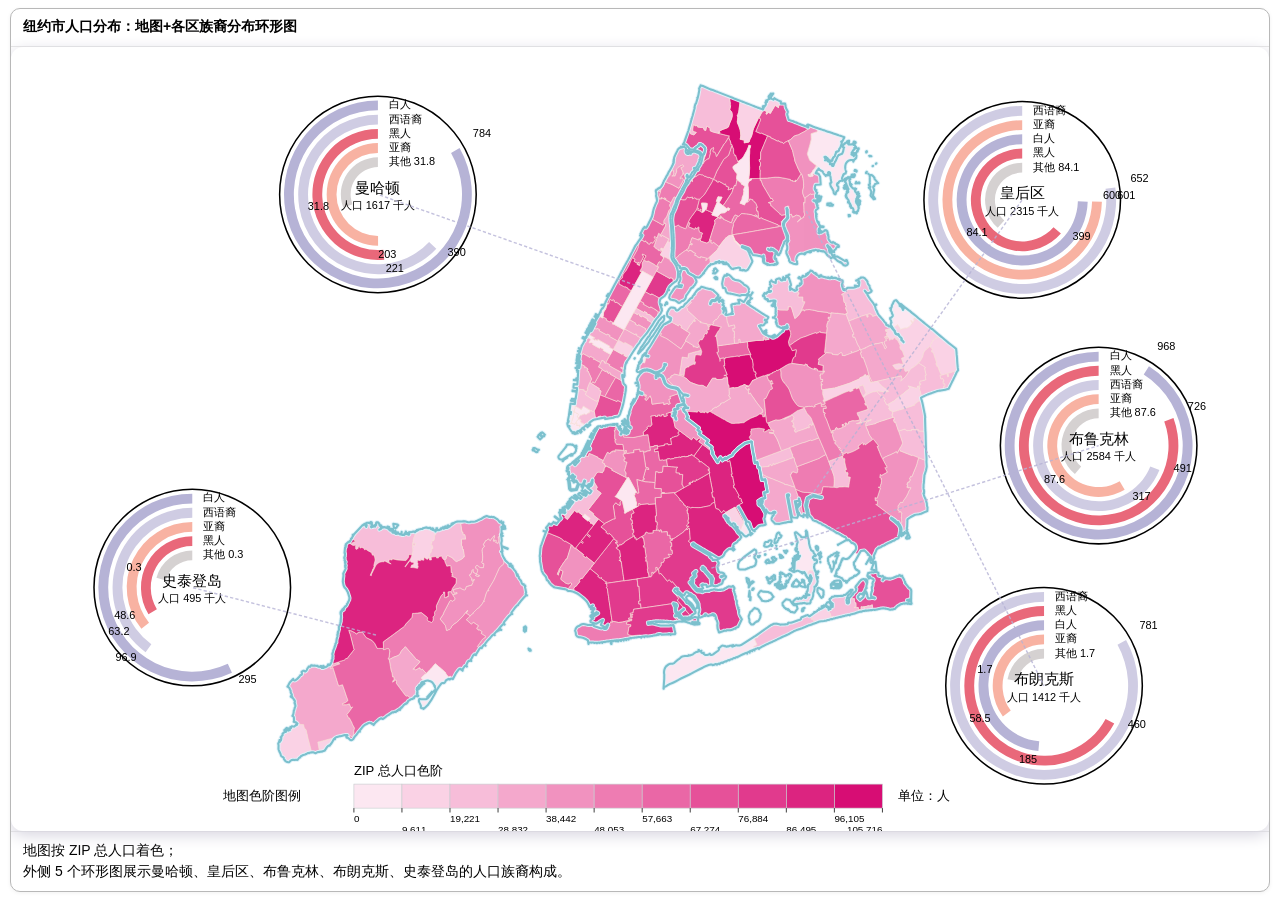
<file: apps/02-population-rings/index.html>
<!doctype html>
<html lang="zh-CN">
  <head>
    <meta charset="UTF-8" />
    <meta name="viewport" content="width=device-width, initial-scale=1.0" />
    <title>纽约市人口分布：地图+各区族裔分布环形图</title>
    <script type="module" crossorigin src="./assets/index-BXgzSlPU.js?v=20260507-3100"></script>
    <link rel="stylesheet" crossorigin href="./assets/index-D_KEs2T0.css?v=20260507-3100">
  </head>
  <body>
    <div id="app">
      <div class="viz-frame">
        <header class="viz-header">
          <h1 class="viz-title">纽约市人口分布：地图+各区族裔分布环形图</h1>
        </header>
        <div class="viz-chart-area">
          <div id="chart"></div>
          <div id="legend"></div>
        </div>
        <footer class="viz-footer">
          <p class="viz-caption">
            地图按 ZIP 总人口着色；<br />
            外侧 5 个环形图展示曼哈顿、皇后区、布鲁克林、布朗克斯、史泰登岛的人口族裔构成。
          </p>
        </footer>
      </div>
    </div>
  </body>
</html>
</file>
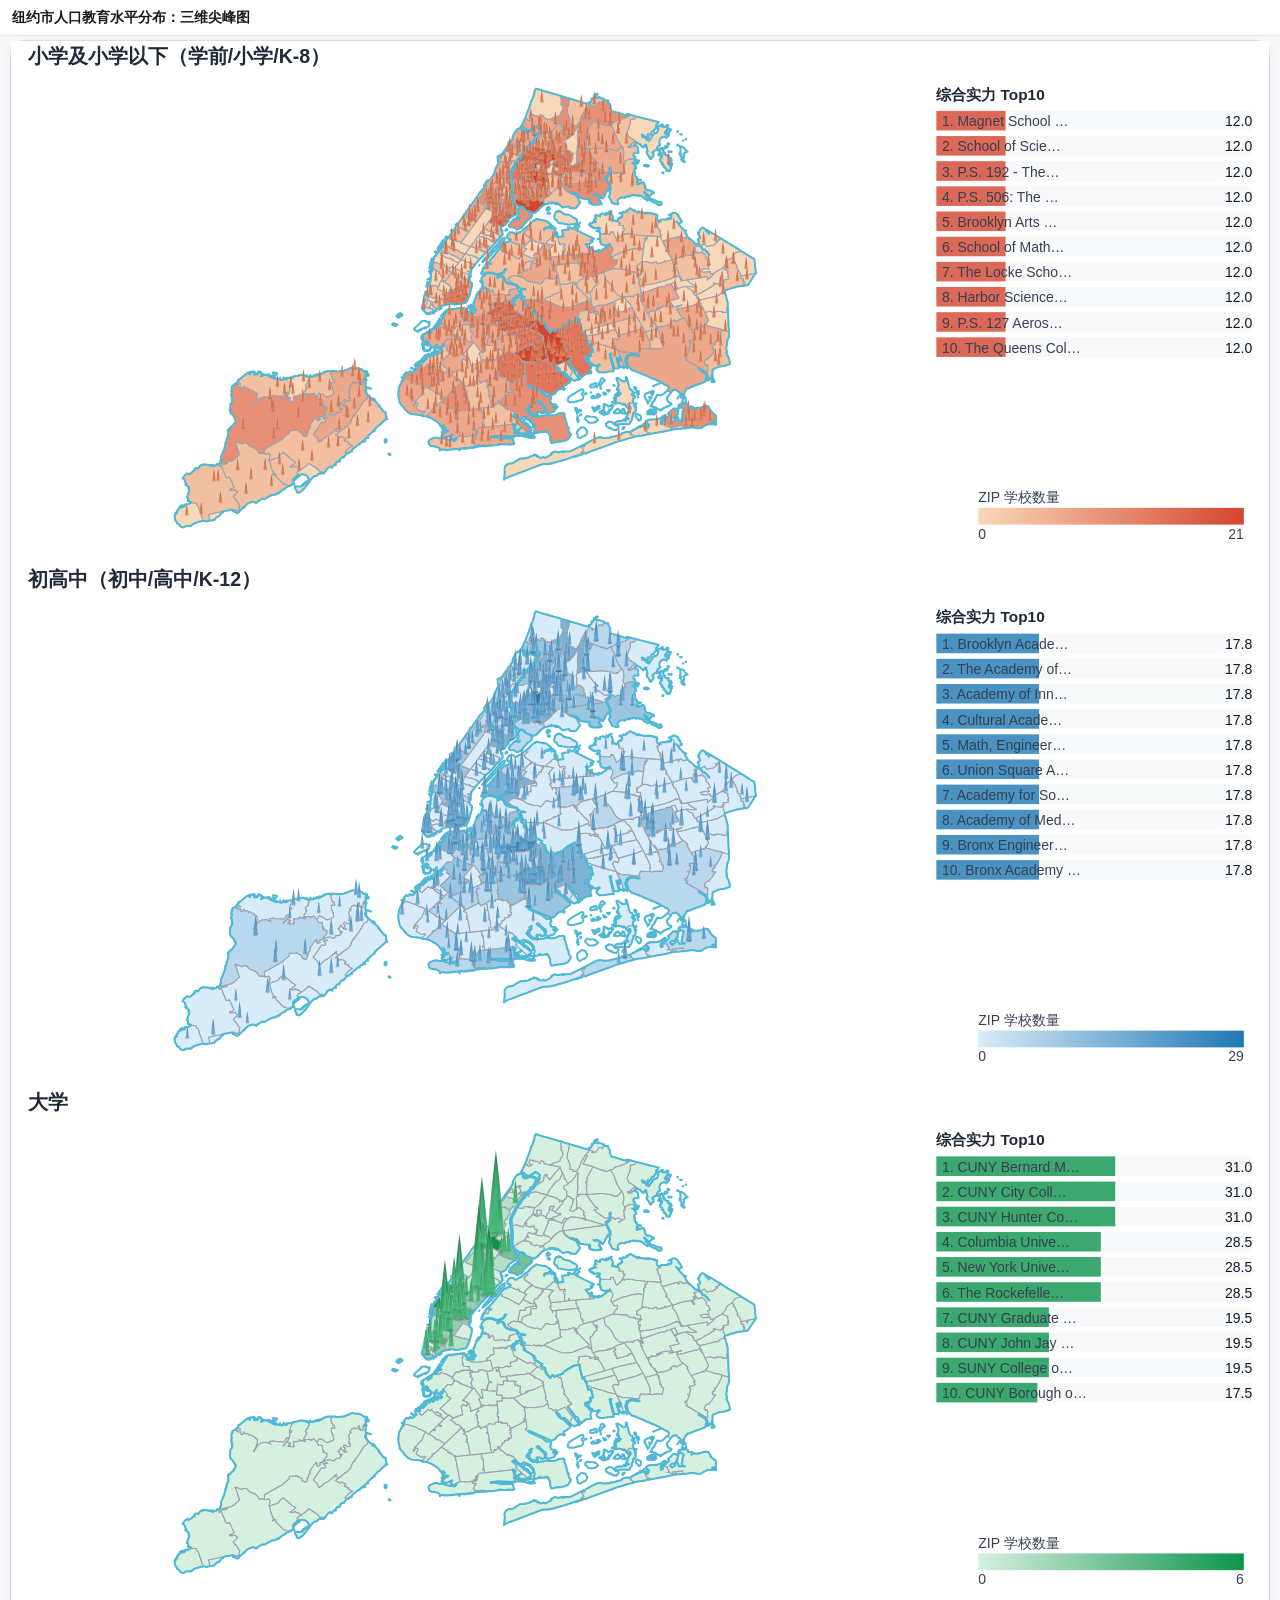
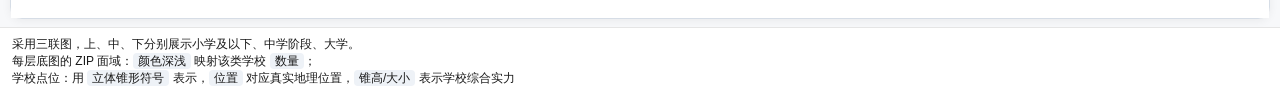
<file: apps/03-education-level/index.html>
<!doctype html>
<html lang="zh-CN">
  <head>
    <meta charset="UTF-8" />
    <meta name="viewport" content="width=device-width, initial-scale=1.0" />
    <title>纽约市人口教育水平分布：三维尖峰图</title>
    <script type="module" crossorigin src="./assets/index-tJR21zqF.js?v=20260507-pagesfix"></script>
    <link rel="stylesheet" crossorigin href="./assets/index-CkyBRLjx.css?v=20260507-pagesfix">
  </head>
  <body>
    <div id="chrome-shell">
      <header class="viz-header">
        <h1 class="viz-title">纽约市人口教育水平分布：三维尖峰图</h1>
      </header>
      <div id="app"></div>
      <footer class="viz-footer">
        <p class="viz-caption">
          采用三联图，上、中、下分别展示小学及以下、中学阶段、大学。<br />
          每层底图的 ZIP 面域：<code>颜色深浅</code> 映射该类学校 <code>数量</code>；<br />
          学校点位：用 <code>立体锥形符号</code> 表示，<code>位置</code> 对应真实地理位置，<code>锥高/大小</code> 表示学校综合实力
        </p>
      </footer>
    </div>
  </body>
</html>
</file>
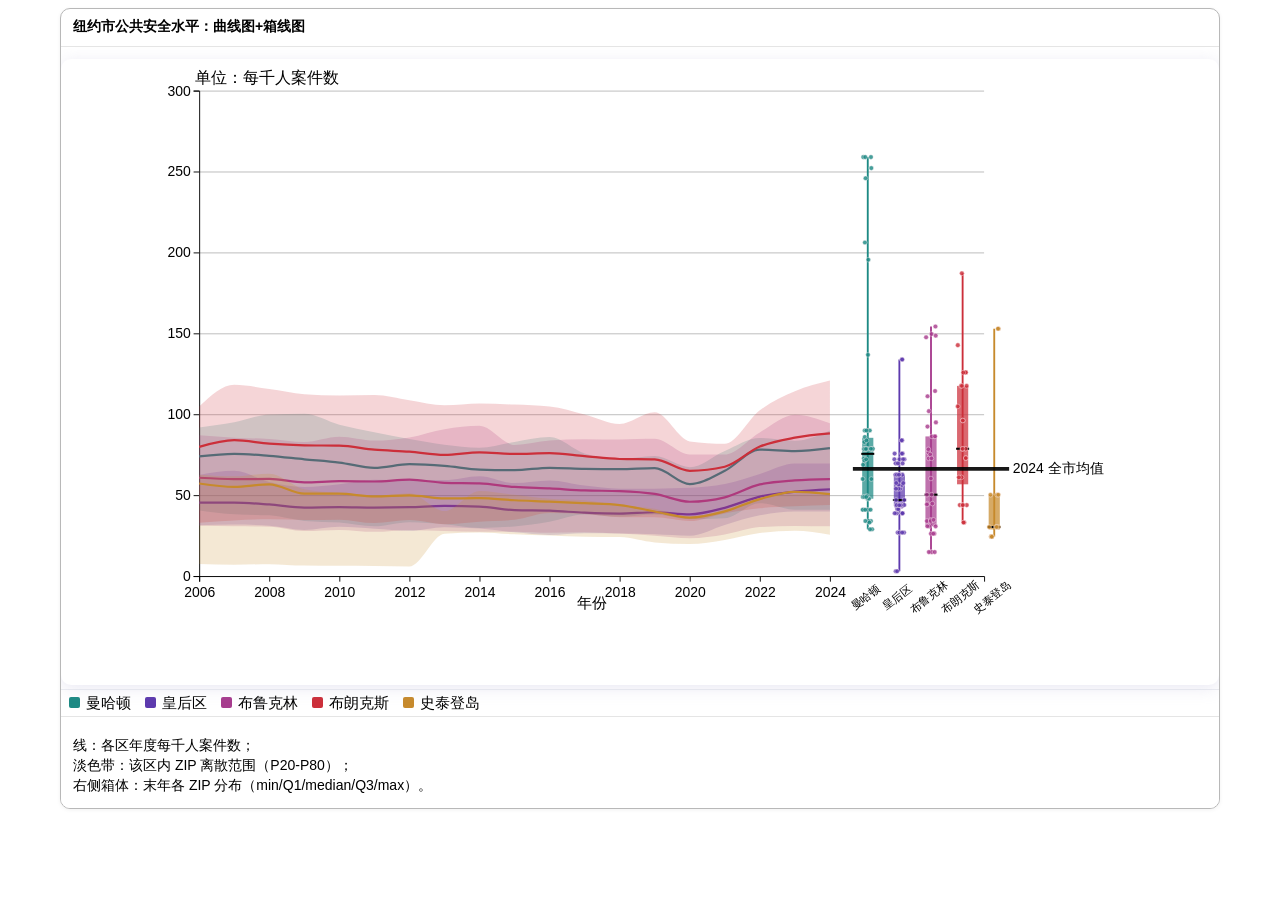
<file: apps/04-safety-linebox/index.html>
<!doctype html>
<html lang="zh-CN">
  <head>
    <meta charset="UTF-8" />
    <meta name="viewport" content="width=device-width, initial-scale=1.0" />
    <title>纽约市公共安全水平：曲线图+箱线图</title>
    <script type="module" crossorigin src="./assets/index-Dg8BkWQj.js?v=20260507-4100"></script>
    <link rel="stylesheet" crossorigin href="./assets/index-u2_P38gt.css?v=20260507-4200">
  </head>
  <body>
    <div id="app">
      <div class="viz-frame">
        <header class="viz-header">
          <h1 class="viz-title">纽约市公共安全水平：曲线图+箱线图</h1>
        </header>
        <div class="viz-chart-area">
          <div class="chart-shift-wrap">
            <div id="chart"></div>
          </div>
          <div id="legend"></div>
        </div>
        <footer class="viz-footer">
          <p class="viz-caption">
            线：各区年度每千人案件数；<br />
            淡色带：该区内 ZIP 离散范围（P20-P80）；<br />
            右侧箱体：末年各 ZIP 分布（min/Q1/median/Q3/max）。
          </p>
        </footer>
      </div>
    </div>
    <script type="module">
      function applyChartShift() {
        const svg = document.querySelector("#chart svg");
        if (!svg) return;
        svg.style.setProperty("transform", "scale(0.93) translateY(8px)", "important");
        svg.style.setProperty("transform-origin", "top center", "important");
      }
      applyChartShift();
      const chartEl = document.getElementById("chart");
      if (chartEl) {
        new MutationObserver(() => requestAnimationFrame(applyChartShift)).observe(chartEl, {
          childList: true,
          subtree: true
        });
      }
    </script>
  </body>
</html>
</file>
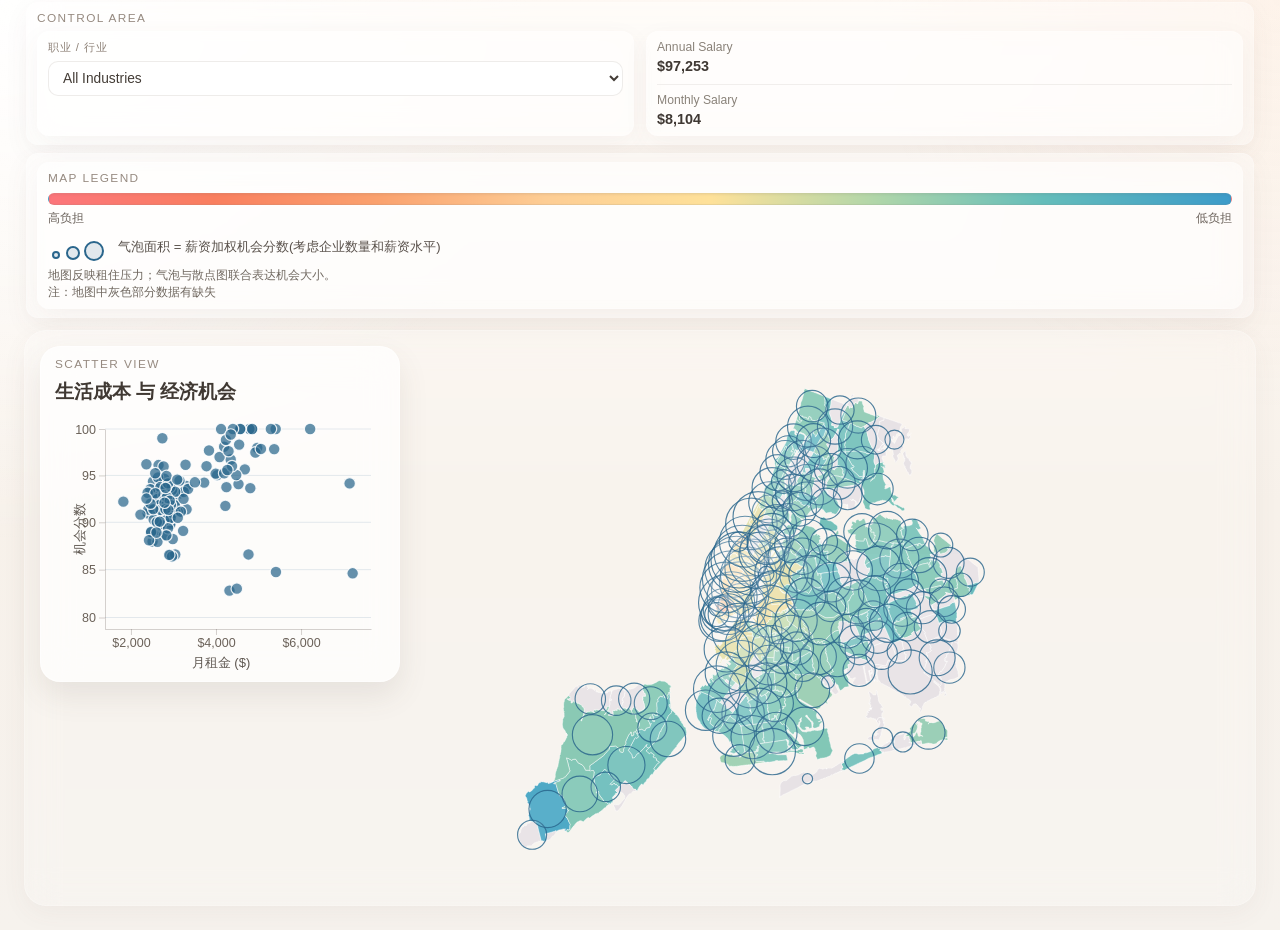
<file: apps/05-economy/index.html>
<!doctype html>
<html lang="en">
  <head>
    <meta charset="UTF-8" />
    <script>
      (function () {
        var path = location.pathname;
        if (path.endsWith("/index.html")) {
          var dir = path.slice(0, -"index.html".length);
          history.replaceState(null, "", dir + location.search + location.hash);
        }
        var href = new URL("./", window.location.href).href;
        var b = document.createElement("base");
        b.href = href;
        var meta = document.querySelector("meta[charset]");
        if (meta) meta.insertAdjacentElement("afterend", b);
        else document.head.insertBefore(b, document.head.firstChild);
      })();
    </script>
    <link rel="icon" type="image/svg+xml" href="./favicon.svg" />
    <meta name="viewport" content="width=device-width, initial-scale=1.0" />
    <title>nyc-pulse</title>
    <script type="module" crossorigin src="./assets/index-CJyjUeet.js?v=20260507-indexpath"></script>
    <link rel="stylesheet" crossorigin href="./assets/index-hCltcHGh.css?v=20260507-indexpath">
  </head>
  <body>
    <div id="app"></div>
  </body>
</html>
</file>
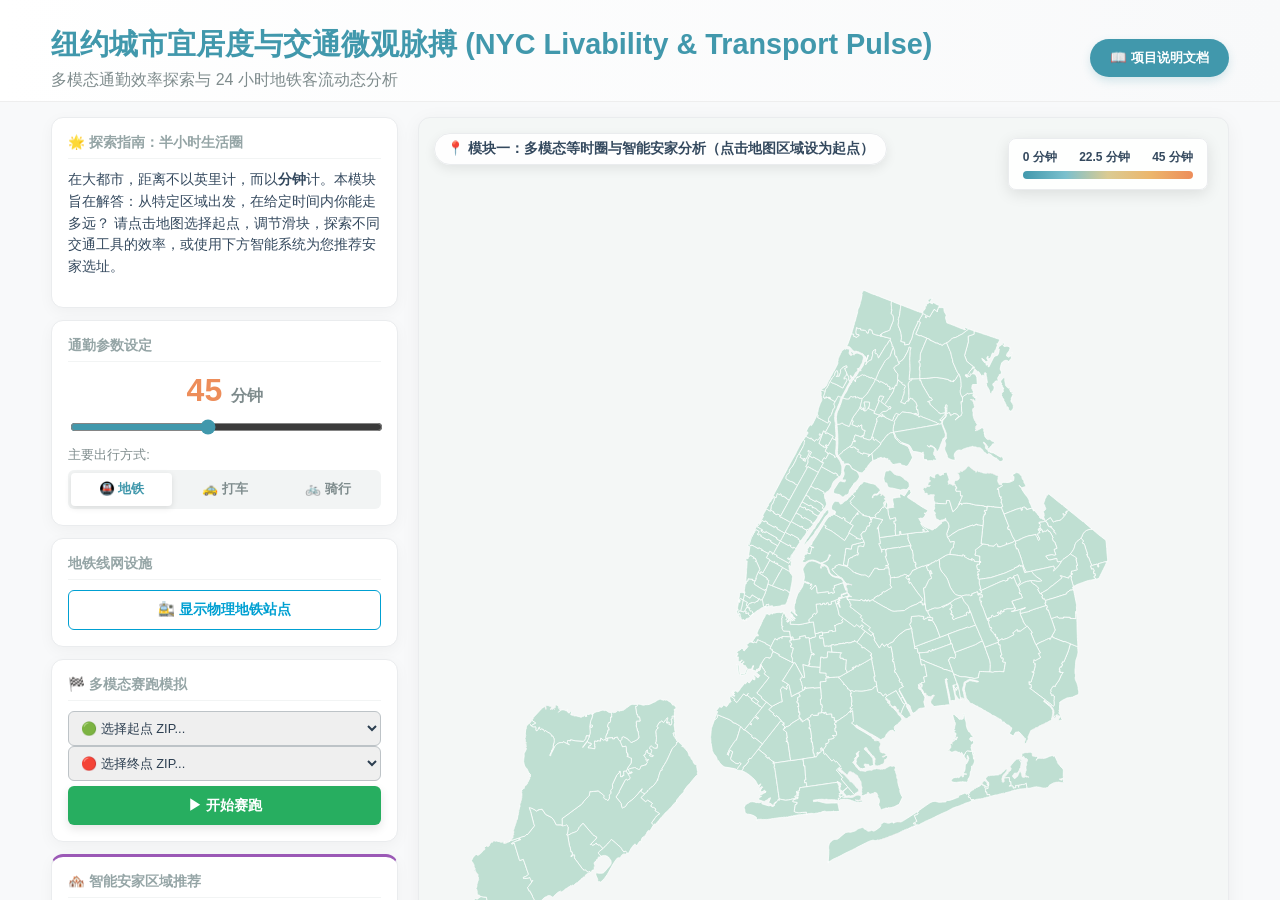
<file: apps/06-transport/index.html>
<!doctype html>
<html lang="en">
  <head>
    <meta charset="UTF-8" />
    <link rel="icon" type="image/svg+xml" href="./favicon.svg" />
    <meta name="viewport" content="width=device-width, initial-scale=1.0" />
    <title>nyc-subway</title>
    <script type="module" crossorigin src="./assets/index-YXh_aCcN.js"></script>
    <link rel="stylesheet" crossorigin href="./assets/index-Cufzdg_x.css">
  </head>
  <body>
    <div id="app"></div>
  </body>
</html>
</file>
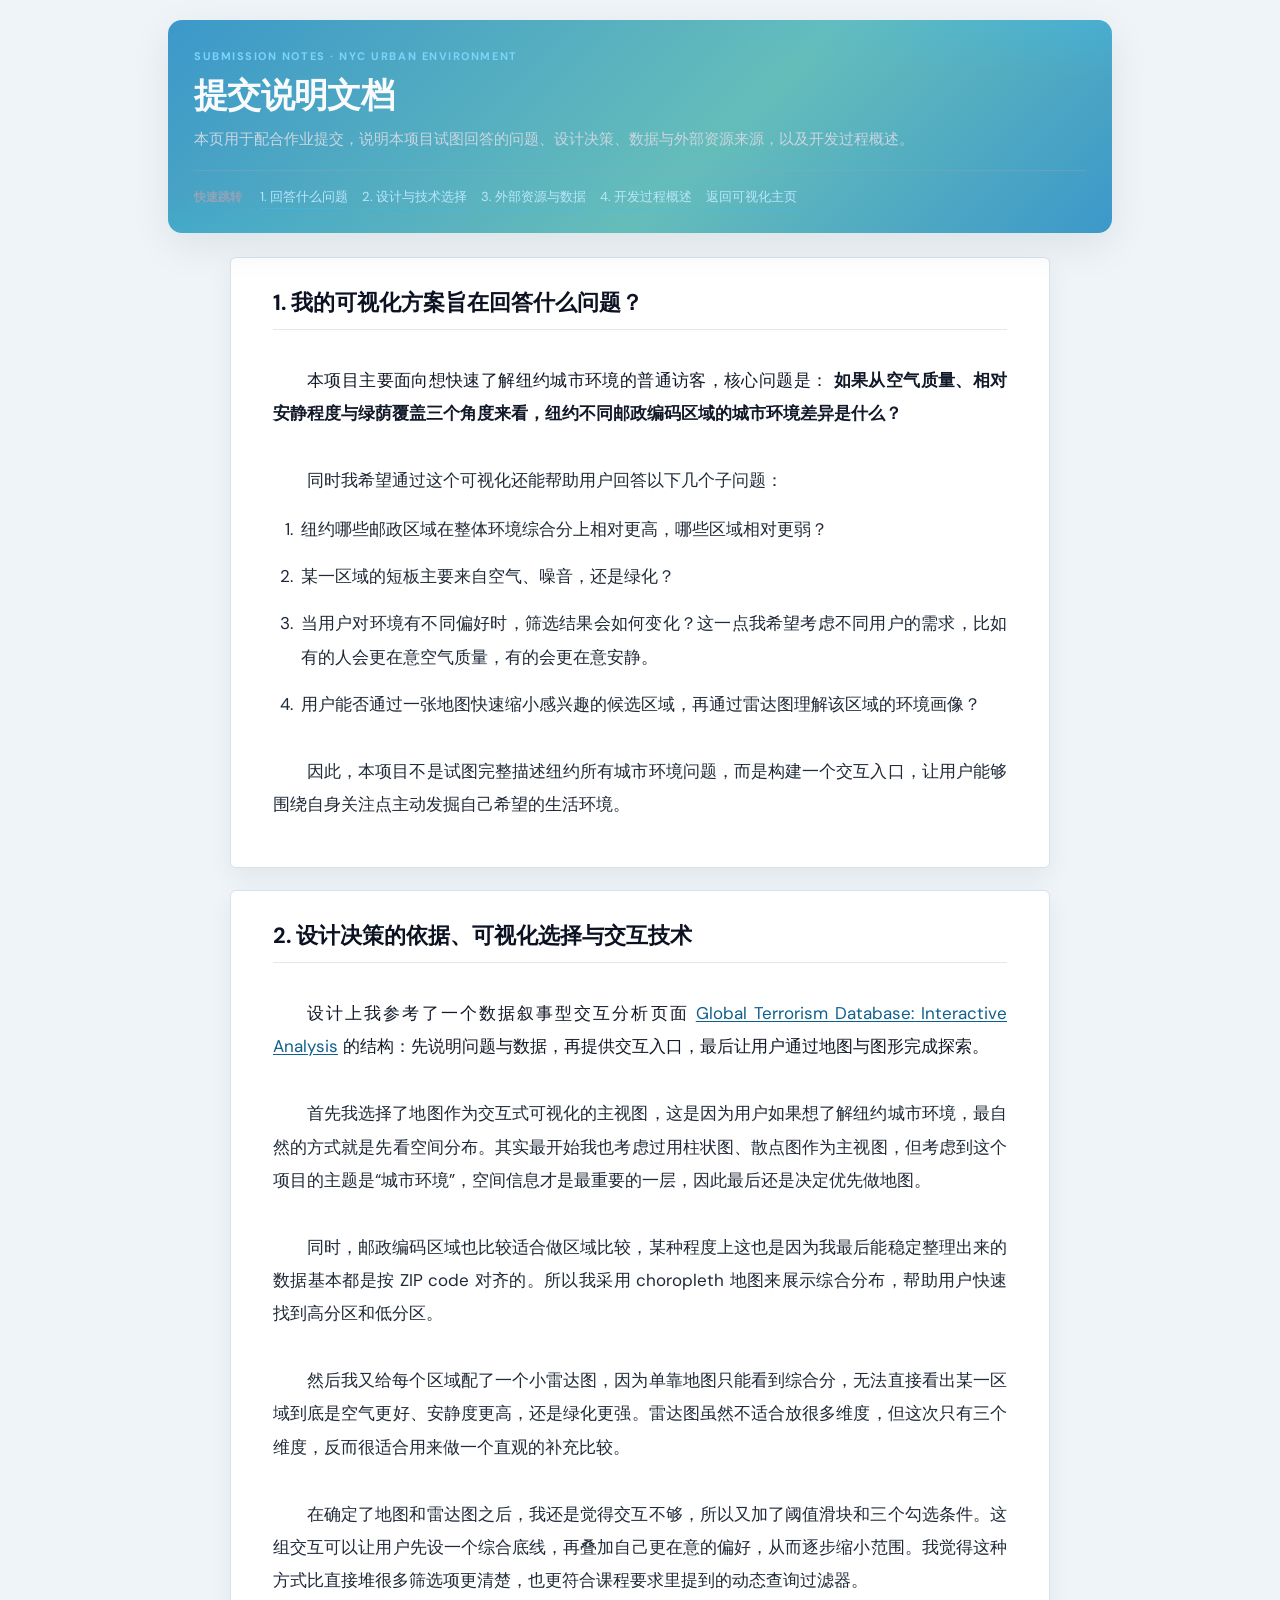
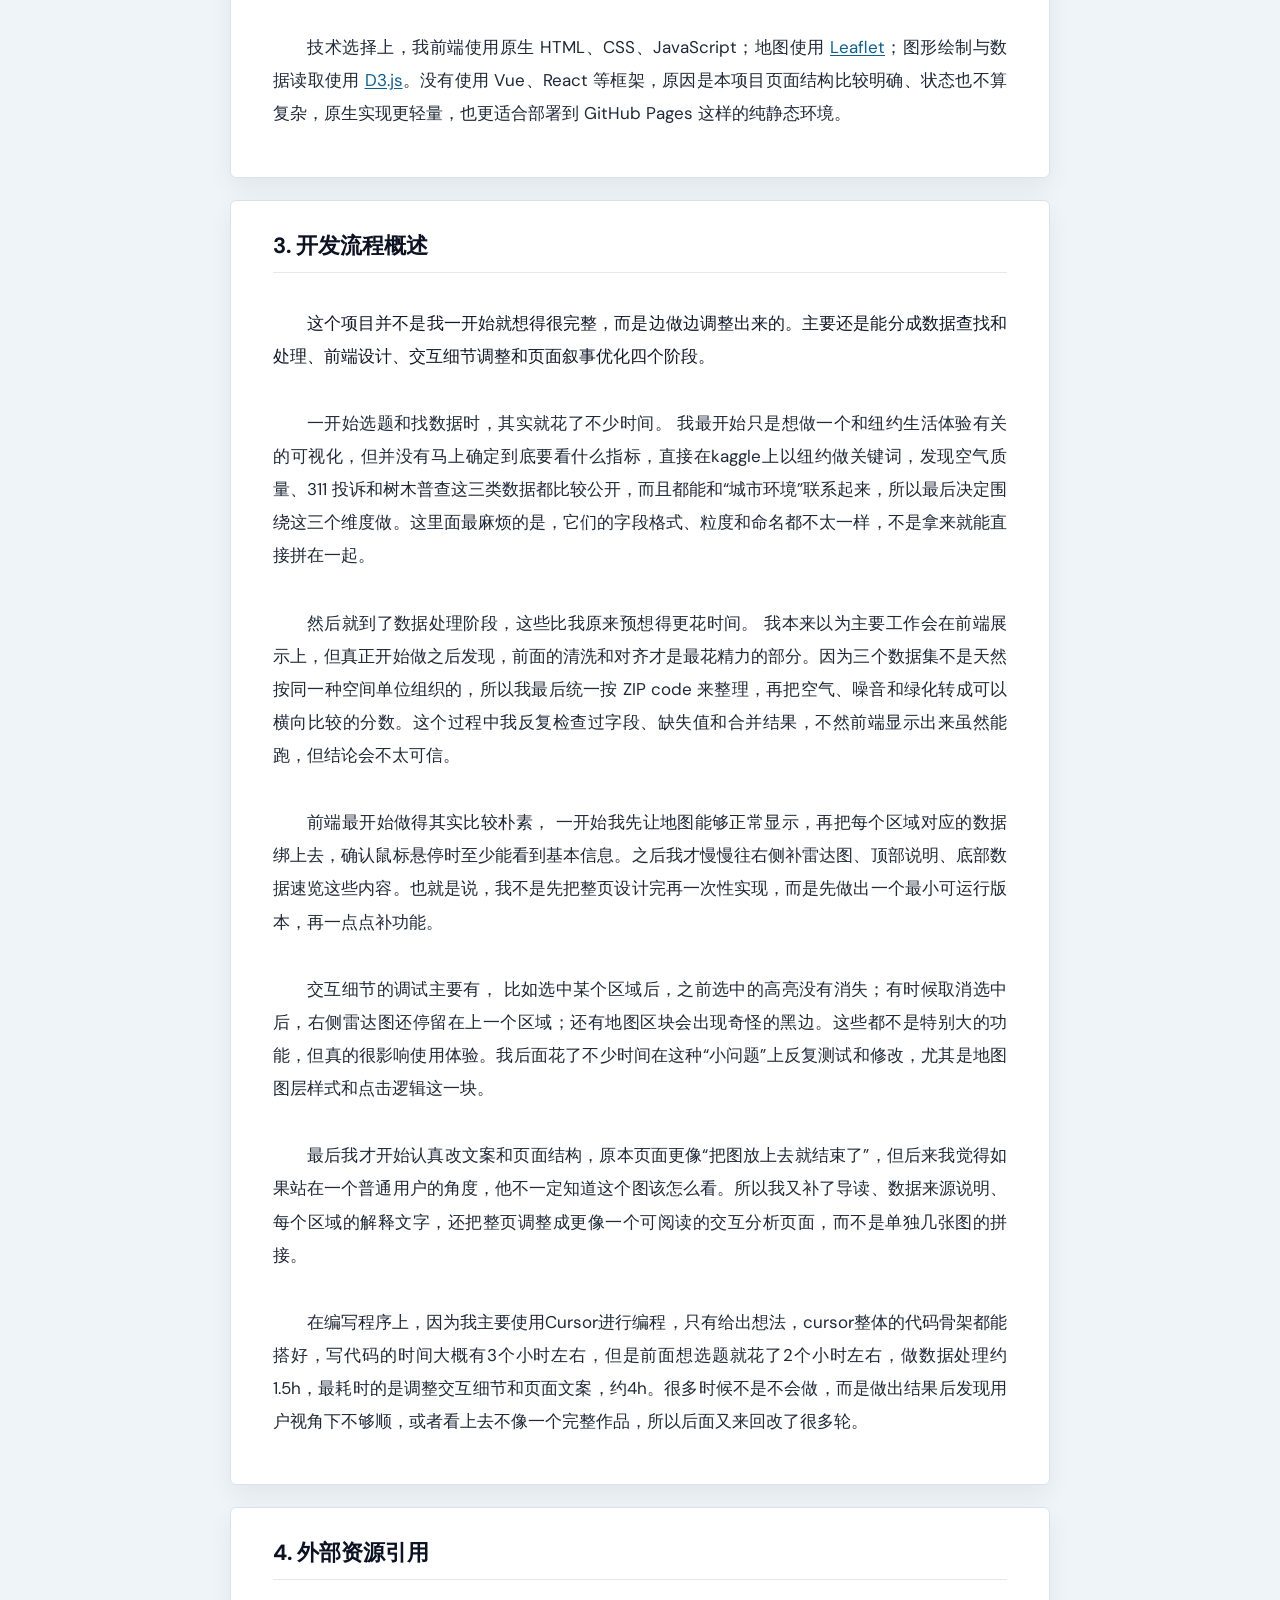
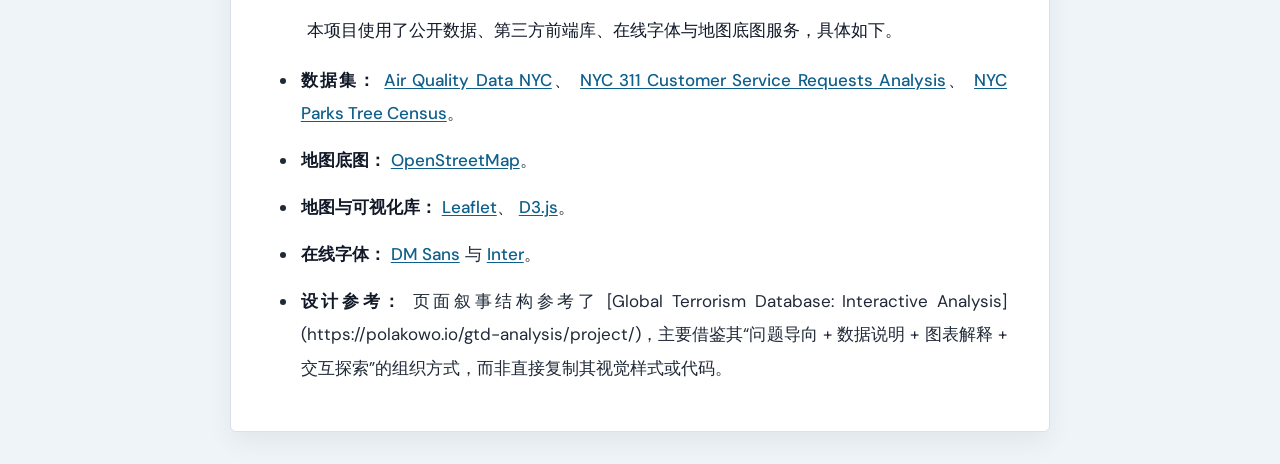
<file: apps/07-environment/submission.html>
<!doctype html>
<html lang="zh-CN">
  <head>
    <meta charset="UTF-8" />
    <meta name="viewport" content="width=device-width, initial-scale=1.0" />
    <title>提交说明文档 | 纽约城市环境交互可视化</title>
    <link rel="preconnect" href="https://fonts.googleapis.com" />
    <link rel="preconnect" href="https://fonts.gstatic.com" crossorigin />
    <link
      href="https://fonts.googleapis.com/css2?family=DM+Sans:ital,opsz,wght@0,9..40,400;0,9..40,500;0,9..40,600;0,9..40,700;1,9..40,400&family=Inter:wght@400;500;600;700&display=swap"
      rel="stylesheet"
    />
    <link rel="stylesheet" href="./styles.css" />
  </head>
  <body class="submission-body">
    <div class="page submission-page">
      <header class="hero">
        <p class="eyebrow">Submission Notes · NYC Urban Environment</p>
        <h1>提交说明文档</h1>
        <p class="subtitle">
          本页用于配合作业提交，说明本项目试图回答的问题、设计决策、数据与外部资源来源，以及开发过程概述。
        </p>
        <nav class="toc" aria-label="页面目录">
          <span class="toc-label">快速跳转</span>
          <a href="#question">1. 回答什么问题</a>
          <a href="#design">2. 设计与技术选择</a>
          <a href="#sources">3. 外部资源与数据</a>
          <a href="#process">4. 开发过程概述</a>
          <a href="./index.html">返回可视化主页</a>
        </nav>
      </header>

      <section id="question" class="panel prose">
        <h2>1. 我的可视化方案旨在回答什么问题？</h2>
        <p class="lead">
          本项目主要面向想快速了解纽约城市环境的普通访客，核心问题是：
          <strong>如果从空气质量、相对安静程度与绿荫覆盖三个角度来看，纽约不同邮政编码区域的城市环境差异是什么？</strong>
        </p>
        <p>
          同时我希望通过这个可视化还能帮助用户回答以下几个子问题：
        </p>
        <ol class="data-source-list">
          <li>纽约哪些邮政区域在整体环境综合分上相对更高，哪些区域相对更弱？</li>
          <li>某一区域的短板主要来自空气、噪音，还是绿化？</li>
          <li>当用户对环境有不同偏好时，筛选结果会如何变化？这一点我希望考虑不同用户的需求，比如有的人会更在意空气质量，有的会更在意安静。</li>
          <li>用户能否通过一张地图快速缩小感兴趣的候选区域，再通过雷达图理解该区域的环境画像？</li>
        </ol>
        <p>
          因此，本项目不是试图完整描述纽约所有城市环境问题，而是构建一个交互入口，让用户能够围绕自身关注点主动发掘自己希望的生活环境。
        </p>
      </section>

      <section id="design" class="panel prose">
        <h2>2. 设计决策的依据、可视化选择与交互技术</h2>
        <p class="lead">
          设计上我参考了一个数据叙事型交互分析页面
          <a href="https://polakowo.io/gtd-analysis/project/" target="_blank" rel="noopener noreferrer">Global Terrorism Database: Interactive Analysis</a>
          的结构：先说明问题与数据，再提供交互入口，最后让用户通过地图与图形完成探索。
        </p>
        <p>
          首先我选择了地图作为交互式可视化的主视图，这是因为用户如果想了解纽约城市环境，最自然的方式就是先看空间分布。其实最开始我也考虑过用柱状图、散点图作为主视图，但考虑到这个项目的主题是“城市环境”，空间信息才是最重要的一层，因此最后还是决定优先做地图。
        </p>
        <p>
          同时，邮政编码区域也比较适合做区域比较，某种程度上这也是因为我最后能稳定整理出来的数据基本都是按 ZIP code 对齐的。所以我采用 choropleth 地图来展示综合分布，帮助用户快速找到高分区和低分区。
        </p>
        <p>
          然后我又给每个区域配了一个小雷达图，因为单靠地图只能看到综合分，无法直接看出某一区域到底是空气更好、安静度更高，还是绿化更强。雷达图虽然不适合放很多维度，但这次只有三个维度，反而很适合用来做一个直观的补充比较。
        </p>
        <p>
          在确定了地图和雷达图之后，我还是觉得交互不够，所以又加了阈值滑块和三个勾选条件。这组交互可以让用户先设一个综合底线，再叠加自己更在意的偏好，从而逐步缩小范围。我觉得这种方式比直接堆很多筛选项更清楚，也更符合课程要求里提到的动态查询过滤器。
        </p>
        <p>
          技术选择上，我前端使用原生 HTML、CSS、JavaScript；地图使用 <a href="https://leafletjs.com/" target="_blank" rel="noopener noreferrer">Leaflet</a>；图形绘制与数据读取使用 <a href="https://d3js.org/" target="_blank" rel="noopener noreferrer">D3.js</a>。没有使用 Vue、React 等框架，原因是本项目页面结构比较明确、状态也不算复杂，原生实现更轻量，也更适合部署到 GitHub Pages 这样的纯静态环境。
        </p>
      </section>

      
      <section id="process" class="panel prose">
        <h2>3. 开发流程概述</h2>
        <p class="lead">
          这个项目并不是我一开始就想得很完整，而是边做边调整出来的。主要还是能分成数据查找和处理、前端设计、交互细节调整和页面叙事优化四个阶段。
        </p>
     <p>一开始选题和找数据时，其实就花了不少时间。
      我最开始只是想做一个和纽约生活体验有关的可视化，但并没有马上确定到底要看什么指标，直接在kaggle上以纽约做关键词，发现空气质量、311 投诉和树木普查这三类数据都比较公开，而且都能和“城市环境”联系起来，所以最后决定围绕这三个维度做。这里面最麻烦的是，它们的字段格式、粒度和命名都不太一样，不是拿来就能直接拼在一起。
    </p>
    <p>然后就到了数据处理阶段，这些比我原来预想得更花时间。
            我本来以为主要工作会在前端展示上，但真正开始做之后发现，前面的清洗和对齐才是最花精力的部分。因为三个数据集不是天然按同一种空间单位组织的，所以我最后统一按 ZIP code 来整理，再把空气、噪音和绿化转成可以横向比较的分数。这个过程中我反复检查过字段、缺失值和合并结果，不然前端显示出来虽然能跑，但结论会不太可信。
    </p>
    <p>前端最开始做得其实比较朴素，
            一开始我先让地图能够正常显示，再把每个区域对应的数据绑上去，确认鼠标悬停时至少能看到基本信息。之后我才慢慢往右侧补雷达图、顶部说明、底部数据速览这些内容。也就是说，我不是先把整页设计完再一次性实现，而是先做出一个最小可运行版本，再一点点补功能。
    </p>
    <p>
            交互细节的调试主要有，
            比如选中某个区域后，之前选中的高亮没有消失；有时候取消选中后，右侧雷达图还停留在上一个区域；还有地图区块会出现奇怪的黑边。这些都不是特别大的功能，但真的很影响使用体验。我后面花了不少时间在这种“小问题”上反复测试和修改，尤其是地图图层样式和点击逻辑这一块。
    </p>
    <p>
      最后我才开始认真改文案和页面结构，原本页面更像“把图放上去就结束了”，但后来我觉得如果站在一个普通用户的角度，他不一定知道这个图该怎么看。所以我又补了导读、数据来源说明、每个区域的解释文字，还把整页调整成更像一个可阅读的交互分析页面，而不是单独几张图的拼接。
    </p>
        <p>
          在编写程序上，因为我主要使用Cursor进行编程，只有给出想法，cursor整体的代码骨架都能搭好，写代码的时间大概有3个小时左右，但是前面想选题就花了2个小时左右，做数据处理约1.5h，最耗时的是调整交互细节和页面文案，约4h。很多时候不是不会做，而是做出结果后发现用户视角下不够顺，或者看上去不像一个完整作品，所以后面又来回改了很多轮。
        </p>
      </section>

      <section id="sources" class="panel prose">
        <h2>4. 外部资源引用</h2>
        <p class="lead">
          本项目使用了公开数据、第三方前端库、在线字体与地图底图服务，具体如下。
        </p>
        <ul class="data-source-list">
          <li>
            <strong>数据集：</strong>
            <a href="https://www.kaggle.com/datasets/kaggleprollc/air-quality-data-nyc" target="_blank" rel="noopener noreferrer">Air Quality Data NYC</a>、
            <a href="https://www.kaggle.com/datasets/shubhammore12/nyc-311-customer-service-requests-analysis?resource=download" target="_blank" rel="noopener noreferrer">NYC 311 Customer Service Requests Analysis</a>、
            <a href="https://www.kaggle.com/datasets/nycparks/tree-census" target="_blank" rel="noopener noreferrer">NYC Parks Tree Census</a>。
          </li>
          <li>
            <strong>地图底图：</strong>
            <a href="https://www.openstreetmap.org/" target="_blank" rel="noopener noreferrer">OpenStreetMap</a>。
          </li>
          <li>
            <strong>地图与可视化库：</strong>
            <a href="https://leafletjs.com/" target="_blank" rel="noopener noreferrer">Leaflet</a>、
            <a href="https://d3js.org/" target="_blank" rel="noopener noreferrer">D3.js</a>。
          </li>
          <li>
            <strong>在线字体：</strong>
            <a href="https://fonts.google.com/specimen/DM+Sans" target="_blank" rel="noopener noreferrer">DM Sans</a> 与 <a href="https://fonts.google.com/specimen/Inter" target="_blank" rel="noopener noreferrer">Inter</a>。
          </li>
          <li>
            <strong>设计参考：</strong>
            页面叙事结构参考了 [Global Terrorism Database: Interactive Analysis](https://polakowo.io/gtd-analysis/project/)，主要借鉴其“问题导向 + 数据说明 + 图表解释 + 交互探索”的组织方式，而非直接复制其视觉样式或代码。
          </li>
        </ul>
      </section>

    </div>
  </body>
</html>
</file>
<file: apps/02-population-rings/assets/index-D_KEs2T0.css>
body{margin:0;background:#fff;color:#000;font-family:Segoe UI,PingFang SC,Microsoft YaHei,sans-serif}#app{max-width:1300px;margin:0 auto;padding:16px}h1{margin:0 0 8px;font-size:26px}.lead{margin:0 0 12px;color:#000;font-size:14px}#chart{position:relative;background:#fff;border-radius:12px;box-shadow:0 4px 16px #d5d3de;overflow:hidden;width:100%}#chart svg{display:block;width:100%;height:auto}#legend{display:none}.legend-item{display:inline-flex;align-items:center;gap:6px}.ring-legend-note{width:100%;font-weight:600}.ring-legend-strip{display:inline-flex;align-items:stretch;border:1px solid #c8cdcf}.ring-legend-block{display:inline-flex;align-items:center;justify-content:center;min-width:72px;height:24px;padding:0 8px;font-size:12px;font-weight:700;color:#000;border-right:1px solid rgba(0,0,0,.12);box-sizing:border-box}.ring-legend-block:last-child{border-right:none}.ring-legend-unit{font-size:13px;font-weight:700;color:#000;white-space:nowrap}.legend-swatch{width:12px;height:12px;border-radius:2px}html,body{height:100%}#app{max-width:1300px;margin:0 auto;padding:8px 10px;height:100%;box-sizing:border-box;display:flex;flex-direction:column}.viz-frame{flex:1;min-height:0;display:flex;flex-direction:column;border:1px solid #b8b8b8;border-radius:10px;overflow:hidden;background:#fff;box-shadow:0 1px 4px rgba(0,0,0,.06)}.viz-header{flex-shrink:0;padding:8px 12px 10px;border-bottom:1px solid #e5e5e5}.viz-title{margin:0;font-size:14px;font-weight:700;line-height:1.35;color:#000}.viz-chart-area{flex:1;min-height:0;display:flex;flex-direction:column}.viz-footer{flex-shrink:0;padding:8px 12px 10px;border-top:1px solid #e5e5e5}.viz-caption{margin:0;font-size:14px;line-height:1.45;color:#000}
</file>
<file: apps/03-education-level/assets/index-CkyBRLjx.css>
:root{font-family:Segoe UI,PingFang SC,Microsoft YaHei,sans-serif;color:#1a1a1a;background:#f7f8fa}*{box-sizing:border-box}body{margin:0}#app{max-width:1400px;margin:0 auto;padding:4px 10px 8px}.title{margin:0 0 6px;font-size:26px;font-weight:700}.subtitle{margin:0 0 14px;color:#455;font-size:14px}.panel{background:#fff;border:1px solid #d6dde6;border-radius:12px;overflow:visible;box-shadow:0 2px 10px #0000000f}.swatch{width:11px;height:11px;border:1px solid rgba(0,0,0,.2);border-radius:2px;display:inline-block}.map-wrap{position:relative;width:100%;height:auto;min-height:0;background:#fff}.map-wrap svg{display:block;width:100%;height:auto}.legend-item{display:flex;align-items:center;gap:6px;line-height:1.45;margin:2px 0}.color-legend{position:absolute;right:10px;top:10px;width:126px;background:#ffffffeb;border:1px solid #d8dee4;border-radius:8px;padding:8px 10px;font-size:12px;color:#333;box-shadow:0 1px 8px #00000014}.legend-title{font-size:12px;font-weight:700;margin:0 0 4px}@media(max-width:960px){.color-legend{width:116px;font-size:11px}}html,body{min-height:100%}#chrome-shell{min-height:100%;height:auto;display:flex;flex-direction:column;max-width:1400px;margin:0 auto;background:#f7f8fa}.viz-header{flex-shrink:0;padding:8px 12px;border-bottom:1px solid #e5e5e5;background:#fff}.viz-title{margin:0;font-size:14px;font-weight:700;line-height:1.35;color:#1a1a1a}.viz-footer{flex-shrink:0;padding:8px 12px;border-top:1px solid #e5e5e5;background:#fff}.viz-caption{margin:0;font-size:12px;line-height:1.45;color:#1a1a1a}.viz-caption code{font-size:inherit;background:#eef2f7;padding:1px 5px;border-radius:4px;font-family:inherit}#app{flex:0 1 auto;overflow:visible;padding:4px 10px 8px!important;margin:0!important;max-width:none!important;width:100%}#app .title,#app .subtitle{display:none!important}
</file>
<file: apps/04-safety-linebox/assets/index-u2_P38gt.css>
body{margin:0;font-family:Segoe UI,PingFang SC,Microsoft YaHei,sans-serif;background:#fff;color:#000}#app{max-width:1180px;margin:0 auto;padding:2px 10px 4px}h1{margin:0 0 8px;font-size:22px}.lead{margin:0 0 3px;color:#000;font-size:14px;line-height:1.38}#chart{background:#fff;border-radius:10px;box-shadow:0 3px 16px #b6b3d64d;padding:0 0 6px;line-height:0;overflow:visible}#chart svg{display:block;width:100%;max-width:1120px;height:auto;margin:0 auto;transform:scale(0.93) translateY(8px);transform-origin:top center}#legend{margin-top:0;margin-bottom:0;padding:4px 8px 4px;border-top:1px solid #eceef2;background:#fff;display:flex;gap:14px;flex-wrap:wrap;font-size:15px;flex-shrink:0;align-items:center;line-height:1.2}.legend-item{display:inline-flex;align-items:center;gap:6px}.legend-swatch{width:11px;height:11px;border-radius:2px}.axis text{font-size:15px;fill:#000}.axis line,.axis path{stroke:#000}.grid line{stroke:#000;stroke-opacity:.28}.grid path{stroke:none}html,body{height:100%}#app{max-width:1180px;margin:0 auto;padding:8px 10px;height:100%;box-sizing:border-box;display:flex;flex-direction:column}.viz-frame{flex:0 1 auto;min-height:0;display:flex;flex-direction:column;border:1px solid #b8b8b8;border-radius:10px;overflow:hidden;background:#fff;box-shadow:0 1px 4px rgba(0,0,0,.06)}.viz-header{flex-shrink:0;padding:8px 12px 10px;border-bottom:1px solid #e5e5e5}.viz-title{margin:0;font-size:14px;font-weight:700;line-height:1.35;color:#000}.viz-chart-area{flex:0 1 auto;min-height:0;display:flex;flex-direction:column;gap:4px;overflow-y:auto;padding-top:0;box-sizing:border-box}.chart-shift-wrap{padding-top:12px;flex-shrink:0;width:100%;box-sizing:border-box}.viz-footer{flex-shrink:0;padding:18px 12px 12px;border-top:1px solid #e5e5e5;background:#fff}.viz-caption{margin:0;font-size:14px;line-height:1.45;color:#000}
</file>
<file: apps/05-economy/assets/index-hCltcHGh.css>
.doc-main[data-v-ece1c868]{flex-direction:column;gap:14px;display:flex}.doc-topbar-panels-grid[data-v-ece1c868]{grid-template-columns:repeat(2,minmax(0,1fr));align-items:stretch}.doc-top-card[data-v-ece1c868]{height:100%}.doc-top-card.selection-status-card[data-v-ece1c868]{flex-direction:column;justify-content:center;gap:6px;display:flex}@media (width<=1280px){.doc-topbar-panels-grid[data-v-ece1c868]{grid-template-columns:1fr}}.doc-focus-section[data-v-ece1c868]{border-radius:18px;margin:0 4px 14px;padding:14px 16px}.doc-focus-grid[data-v-ece1c868]{grid-template-columns:1fr 1fr;align-items:start;gap:14px;display:grid}.doc-subsection+.doc-subsection[data-v-ece1c868]{margin-top:14px}.doc-paragraph+.doc-paragraph[data-v-ece1c868]{margin-top:10px}.doc-image-block[data-v-ece1c868]{text-align:center;margin-top:18px}.doc-image-block+.doc-image-block[data-v-ece1c868]{margin-top:22px}.doc-image[data-v-ece1c868]{background:#fff9;border:1px solid #ffffff6b;border-radius:18px;width:50%;margin:0 auto;display:block;box-shadow:0 14px 30px #5c4f451a}code[data-v-ece1c868]{color:#4b433d;background:#ffffff94;border-radius:8px;padding:2px 6px;font-size:.92em}.guide-area-grid-single[data-v-ece1c868]{grid-template-columns:1fr}.doc-section[data-v-ece1c868]{padding:18px 20px}.doc-subtitle[data-v-ece1c868]{color:#403933;margin:0 0 8px;font-size:1.12rem;font-weight:650;line-height:1.45}.doc-paragraph[data-v-ece1c868]{color:#665d56;margin:0;font-size:1.02rem;line-height:1.9}.doc-top-card .control-area-kicker[data-v-ece1c868],.doc-top-card .selection-status-label[data-v-ece1c868],.doc-top-card .guide-kicker[data-v-ece1c868]{letter-spacing:.12em;text-transform:uppercase;color:#968a80;margin-bottom:10px;font-size:.9rem}.doc-top-card .guide-block strong[data-v-ece1c868],.doc-top-card .selection-status-value[data-v-ece1c868]{color:#403933;font-size:1.16rem;font-weight:650;line-height:1.45;display:block}.doc-top-card .guide-block p[data-v-ece1c868]{color:#665d56;margin:8px 0 0;font-size:1rem;line-height:1.72}.doc-focus-section .chart-summary-kicker[data-v-ece1c868],.doc-section .chart-summary-kicker[data-v-ece1c868]{letter-spacing:.12em;font-size:.82rem}.doc-focus-section .chart-summary-title[data-v-ece1c868],.doc-section .chart-summary-title[data-v-ece1c868]{font-size:1.28rem;line-height:1.35}.doc-focus-section .guide-block strong[data-v-ece1c868]{color:#403933;margin-bottom:6px;font-size:1.16rem;font-weight:650;line-height:1.45;display:block}.doc-focus-section .guide-block p[data-v-ece1c868]{color:#665d56;margin:0;font-size:1rem;line-height:1.72}.doc-image-caption[data-v-ece1c868]{color:#726a63;text-align:center;width:50%;margin:10px auto 0;font-size:.92rem;line-height:1.68}@media (width<=920px){.doc-focus-grid[data-v-ece1c868]{grid-template-columns:1fr}.doc-section[data-v-ece1c868]{padding:14px}.doc-subtitle[data-v-ece1c868]{font-size:1.02rem}.doc-paragraph[data-v-ece1c868]{font-size:.94rem;line-height:1.8}.doc-top-card .control-area-kicker[data-v-ece1c868],.doc-top-card .selection-status-label[data-v-ece1c868],.doc-top-card .guide-kicker[data-v-ece1c868]{font-size:.82rem}.doc-top-card .guide-block strong[data-v-ece1c868],.doc-top-card .selection-status-value[data-v-ece1c868],.doc-focus-section .guide-block strong[data-v-ece1c868],.doc-focus-section .chart-summary-title[data-v-ece1c868],.doc-section .chart-summary-title[data-v-ece1c868]{font-size:1.04rem}.doc-top-card .guide-block p[data-v-ece1c868],.doc-focus-section .guide-block p[data-v-ece1c868]{font-size:.94rem;line-height:1.68}.doc-image[data-v-ece1c868],.doc-image-caption[data-v-ece1c868]{width:100%}.doc-focus-section[data-v-ece1c868]{margin:0 2px 12px;padding:14px}}html,body,#app{width:100%;min-width:320px;min-height:100vh;margin:0;padding:0}*{box-sizing:border-box}button,select,input,textarea{font:inherit}.page-shell{max-width:1720px;min-height:100vh;margin:0 auto;padding:0 24px 24px}.topbar{z-index:30;padding:8px 4px 6px;position:sticky;top:0}.topbar-main{justify-content:space-between;align-items:center;gap:18px;display:flex}.topbar-main.topbar-main-compact{grid-template-columns:minmax(0,1.16fr) minmax(620px,.94fr);align-items:start;gap:14px;display:grid}.topbar-copy{min-width:0;max-width:none}.topbar-aside{min-width:0}.topbar-aside-grid{grid-template-columns:minmax(360px,1.22fr) minmax(300px,1fr);align-items:stretch;gap:12px;display:grid}.topbar-meta{flex-wrap:wrap;gap:10px;display:flex}.topbar-meta.topbar-meta-inline{place-content:stretch flex-end;min-width:336px}.topbar-meta.topbar-meta-inline .meta-chip{min-width:162px}.topbar-controls,.topbar-controls.topbar-controls-compact{margin-top:8px}.topbar-controls-grid{grid-template-columns:minmax(660px,1.7fr) minmax(300px,.9fr);align-items:start;gap:16px;display:grid}.topbar-controls-main{flex-direction:column;gap:12px;min-width:0;display:flex}.topbar-controls-strip{grid-template-columns:minmax(0,1fr) auto;align-items:stretch;gap:12px;display:grid}.toolbar-panel{grid-template-columns:repeat(2,minmax(0,1fr));align-items:stretch;gap:12px;display:grid}.toolbar-profile{grid-template-columns:minmax(0,1fr);align-items:stretch;gap:10px;display:grid}.chart-card-inline{min-height:10px;overflow:visible}.stats-card-shell{flex-direction:column;width:100%;height:auto;display:flex;overflow:visible}.stats-head{justify-content:space-between;align-items:flex-start;gap:16px;margin-bottom:8px;display:flex}.stats-card-shell svg{flex:1;width:100%;min-height:180px;display:block;overflow:visible}.map-stage{min-height:0;position:relative;overflow:visible}.map-panel{width:100%;height:clamp(420px,64vh,760px);min-height:0;position:relative;overflow:hidden}.map-svg{width:100%;height:100%;display:block}.header-read-card,.legend-card,.header-legend-card{padding:14px 16px}.header-read-card,.header-legend-card{height:100%}.floating-hover-chip{z-index:14;position:absolute;bottom:18px;right:18px}.loading-shell{min-height:100vh;padding:24px}.loading-topbar{height:118px;margin-bottom:20px}.loading-main-card{padding:22px}.skeleton-line{height:16px;margin-bottom:16px}.skeleton-lg{width:72%;height:28px}.skeleton-toolbar{height:78px;margin-bottom:18px}.skeleton-row{height:220px;margin-bottom:18px}.skeleton-map{width:100%;height:72vh}.map-scatter-overlay{z-index:12;flex-direction:column;gap:8px;width:min(520px,38%);display:flex;position:absolute;top:12px;left:12px;overflow:visible}.compact-mode .map-panel{height:clamp(340px,46vh,620px)}.compact-mode .map-scatter-overlay{width:min(600px,44%)}.chart-card-inline.chart-card-floating{width:100%;min-height:auto;overflow:visible}.compact-mode .map-scatter-overlay .chart-card-inline.chart-card-floating{height:300px}.chart-card-inline.chart-card-floating .stats-card-shell{min-height:0;overflow:visible}@media (width<=1480px){.topbar-main.topbar-main-compact{grid-template-columns:1fr}.topbar-aside-grid{grid-template-columns:1fr 1fr}.topbar-meta.topbar-meta-inline{justify-content:flex-start}}@media (width<=1280px){.map-scatter-overlay{width:min(360px,100% - 32px);top:16px;left:16px}.topbar-main{flex-direction:column;align-items:flex-start}.topbar-controls-grid,.topbar-aside-grid,.topbar-controls-strip{grid-template-columns:1fr}.topbar-meta.topbar-meta-inline{justify-content:flex-start;min-width:0}.toolbar-panel{grid-template-columns:repeat(2,minmax(0,1fr))}.toolbar-profile,.insight-row{grid-template-columns:1fr}}@media (width<=920px){.floating-hover-chip{top:12px;right:12px}.page-shell{padding:0 14px 18px}.topbar{padding:8px 2px 6px}.toolbar-panel,.toolbar-profile{grid-template-columns:1fr}.toolbar-stat{border-top:1px solid #8c857c1f;border-left:0;padding-top:8px;padding-left:0}.chart-card-inline{min-height:400px}.stats-card-shell svg{min-height:360px}.map-panel{min-height:66vh}.floating-hover-chip{bottom:12px;right:12px}}.topbar.topbar-title-fixed{z-index:40;padding:8px 4px 10px;position:sticky;top:0}.topbar-title-shell{max-width:1480px}.topbar-title-row{justify-content:space-between;align-items:flex-start;gap:16px;padding-right:18px;display:flex}.topbar-title-shell{flex:1;min-width:0}@media (width<=920px){.topbar-title-row{flex-direction:column;align-items:flex-start;padding-right:0}}.topbar-panels{padding:2px 2px 6px}.topbar-panels-grid{grid-template-columns:minmax(320px,.78fr) minmax(560px,1.22fr);align-items:start;gap:8px;display:grid}.control-area-card,.guide-area-card{flex-direction:column;gap:8px;min-width:0;display:flex}.control-area-kicker{letter-spacing:.12em;text-transform:uppercase;color:#968a80;margin-bottom:-2px;font-size:.74rem}.selection-status-card{border-radius:12px;padding:8px 10px}.guide-area-grid{grid-template-columns:minmax(280px,1.02fr) minmax(320px,1.18fr);align-items:stretch;gap:8px;display:grid}.dashboard-shell{padding-top:6px}@media (width<=1280px){.topbar-panels-grid,.guide-area-grid{grid-template-columns:1fr}}@media (width<=920px){.topbar.topbar-title-fixed{padding:8px 2px}.topbar-panels{padding:6px 2px 8px}}:root{color:#4c443d;background:radial-gradient(circle at 0 0,#fffffff5,#0000 34%),radial-gradient(circle at 100% 0,#f3bc9c1f,#0000 26%),linear-gradient(#fffaf5 0%,#f7f1ea 54%,#f6f2ed 100%);font-family:Inter,SF Pro Display,Segoe UI,PingFang SC,Hiragino Sans GB,Microsoft YaHei,sans-serif}body{color:#4c443d;background:radial-gradient(circle at 0 0,#fffffff5,#0000 34%),radial-gradient(circle at 100% 0,#f3bc9c1f,#0000 26%),linear-gradient(#fffaf5 0%,#f7f1ea 54%,#f6f2ed 100%)}.topbar{-webkit-backdrop-filter:blur(18px);backdrop-filter:blur(18px);background:#fffaf5c7}.eyebrow{letter-spacing:.16em;text-transform:uppercase;color:#9a887a;margin-bottom:6px;font-size:.74rem}.hero-title{color:#3f3731;flex-wrap:wrap;align-items:baseline;gap:6px 12px;margin:0;line-height:1.04;display:flex}.hero-title-main{letter-spacing:-.03em;font-size:clamp(1.8rem,2.45vw,2.7rem);font-weight:700}.hero-title-sub{color:#59504a;letter-spacing:-.01em;font-size:clamp(1.04rem,1.45vw,1.28rem);font-weight:600}.topbar-subtitle{color:#5f5651;max-width:1320px;margin:6px 0 0;font-size:.95rem;line-height:1.48}.meta-chip,.toolbar-select-group,.toolbar-profile,.header-read-card,.header-legend-card,.legend-card,.chart-card-inline,.map-panel,.loading-main-card{-webkit-backdrop-filter:blur(16px);backdrop-filter:blur(16px);background:#ffffff57;border:1px solid #fff3;box-shadow:0 8px 26px #64564c0d}.meta-chip{border-radius:14px;min-width:152px;padding:9px 12px}.meta-chip span{letter-spacing:.08em;text-transform:uppercase;color:#96887d;margin-bottom:4px;font-size:.68rem;display:block}.meta-chip strong{color:#3f3732;font-size:.84rem;font-weight:600;line-height:1.32;display:block}.toolbar-select-group,.toolbar-profile{border-radius:12px;padding:8px 10px}.toolbar-select-group label{letter-spacing:.08em;text-transform:uppercase;color:#8e8278;margin-bottom:6px;font-size:.7rem;display:block}.toolbar-select-group select{color:#433c36;background:#ffffffc7;border:1px solid #93877c29;border-radius:10px;outline:none;width:100%;padding:8px 10px;font-size:.86rem;transition:all .2s;box-shadow:inset 0 1px #ffffff8f}.toolbar-select-group select:focus{border-color:#2a668c47;box-shadow:0 0 0 3px #2a668c14}.toolbar-stat:first-child{border-left:0;padding-left:0}.toolbar-stat{border-left:1px solid #8c857c1f;padding-left:10px}.toolbar-stat .label{color:#8a8279;margin-bottom:4px;font-size:.76rem;display:block}.toolbar-stat .value{color:#3f3833;font-size:.9rem;font-weight:650;display:block}.toolbar-profile .toolbar-stat{border-left:0;padding-left:0}.toolbar-profile .toolbar-stat+.toolbar-stat{border-top:1px solid #8c857c1f;padding-top:8px}.guide-kicker,.legend-title,.stats-kicker{letter-spacing:.12em;text-transform:uppercase;color:#968a80;margin-bottom:8px;font-size:.74rem}.header-read-card,.header-legend-card{border-radius:12px;padding:8px 10px}.guide-block+.guide-block{margin-top:8px}.guide-block strong{color:#403933;margin-bottom:3px;font-size:.92rem;display:block}.guide-block p{color:#726a63;margin:0;font-size:.84rem;line-height:1.48}.legend-block{flex-direction:column;gap:6px;margin:0 0 8px;display:flex;overflow:visible}.legend-gradient{background:linear-gradient(90deg,#fc757b 0%,#f97f5f 14%,#faa26f 28%,#fdcd94 42%,#fee199 56%,#b0d6a9 70%,#65bdba 84%,#3c9bc9 100%);border:1px solid #8c857c29;border-radius:999px;width:100%;height:12px;box-shadow:inset 0 1px 2px #5a504814}.legend-scale{color:#6b625b;justify-content:space-between;align-items:center;gap:16px;font-size:.74rem;line-height:1.2;display:flex}.legend-circle-row{color:#59514b;flex-wrap:wrap;align-items:center;gap:12px;margin-bottom:6px;font-size:.82rem;display:flex;overflow:visible}.legend-bubble-demo{flex:0 0 58px;width:58px;height:28px;position:relative;overflow:visible}.legend-bubble{background:#2a668c24;border:2px solid #2a668c;border-radius:50%;position:absolute;bottom:0}.legend-bubble-sm{width:8px;height:8px;bottom:2px;left:4px}.legend-bubble-md{width:14px;height:14px;bottom:1px;left:18px}.legend-bubble-lg{width:20px;height:20px;bottom:0;left:36px}.legend-note{color:#706860;margin:0;font-size:.76rem;line-height:1.35}.stats-head h4{color:#403933;margin:0;font-size:1.18rem}.stats-description{color:#706860;margin:0 0 12px;font-size:.95rem;line-height:1.62}.hint{color:#2a668c;margin:0;font-size:.84rem;line-height:1.5}.map-panel{background:#ffffff2e;border-radius:22px}.map-svg{cursor:grab}.map-svg.is-panning{cursor:grabbing}.map-svg.brush-enabled,.map-svg.brush-enabled .brush-layer .overlay{cursor:crosshair}.map-tooltip{z-index:20;-webkit-backdrop-filter:blur(18px);backdrop-filter:blur(18px);color:#4c453f;pointer-events:none;background:#ffffffe6;border:1px solid #ffffffa3;border-radius:18px;min-width:248px;max-width:286px;padding:14px 16px;font-size:.86rem;line-height:1.72;position:absolute;box-shadow:0 16px 30px #5c4f451a}.tooltip-title{color:#3f3833;margin-bottom:6px;font-size:.96rem;font-weight:700}.floating-hover-chip{-webkit-backdrop-filter:blur(14px);backdrop-filter:blur(14px);color:#5d554f;background:#ffffff85;border:1px solid #ffffff3d;border-radius:999px;padding:9px 13px;font-size:.84rem}.zip-path{transition:opacity .16s,stroke-width .16s,stroke .16s}.chart-card-inline.chart-card-floating{-webkit-backdrop-filter:blur(18px);backdrop-filter:blur(18px);background:#ffffffb8;border:1px solid #ffffff6b;border-radius:20px;padding:10px 12px;overflow:visible;box-shadow:0 14px 30px #5c4f451a}.chart-summary-card{-webkit-backdrop-filter:blur(18px);backdrop-filter:blur(18px);background:#ffffffb8;border:1px solid #ffffff6b;border-radius:18px;padding:14px 16px;box-shadow:0 14px 30px #5c4f451a}.chart-summary-kicker{letter-spacing:.12em;text-transform:uppercase;color:#968a80;margin-bottom:6px;font-size:.72rem}.chart-summary-title{color:#3f3833;margin-bottom:8px;font-size:1rem;font-weight:650;line-height:1.3}.chart-summary-text{color:#665d56;margin:0;font-size:.88rem;line-height:1.6}.chart-summary-text+.chart-summary-text{margin-top:6px}.chart-card-inline.chart-card-floating .stats-card-shell{padding:0 2px;overflow:visible}.chart-card-inline.chart-card-floating svg{overflow:visible}.loading-topbar,.skeleton-toolbar,.skeleton-row,.skeleton-map,.skeleton-line,.loading-main-card{border-radius:22px}.skeleton{background:linear-gradient(90deg,#e2dbd461,#ffffffc7,#e2dbd461) 0 0/240% 100%;animation:1.6s linear infinite shimmer;position:relative;overflow:hidden}@keyframes shimmer{0%{background-position:200% 0}to{background-position:-40% 0}}@media (width<=920px){.hero-title-main{font-size:clamp(1.45rem,6.2vw,2rem)}.hero-title-sub{font-size:.96rem}.topbar-subtitle{font-size:.88rem}}.topbar.topbar-title-fixed{-webkit-backdrop-filter:blur(18px);backdrop-filter:blur(18px);background:#fffaf5db;border-bottom:1px solid #ffffff38}.control-area-card,.guide-area-card,.selection-status-card{-webkit-backdrop-filter:blur(16px);backdrop-filter:blur(16px);background:#ffffff57;border:1px solid #fff3;box-shadow:0 8px 26px #64564c0d}.control-area-card,.guide-area-card{border-radius:12px;padding:8px 10px}.selection-status-card{background:#ffffff7a}.selection-status-label{letter-spacing:.08em;text-transform:uppercase;color:#8f8379;margin-bottom:4px;font-size:.66rem}.selection-status-value{color:#3f3833;font-size:.9rem;font-weight:650;line-height:1.35}.guide-area-grid .header-legend-card,.guide-area-grid .header-read-card{border-radius:12px;height:100%;padding:8px 10px}.brush-layer{display:block}.brush-layer .selection{fill:#2a668c1a;stroke:#2a668cf2;stroke-width:1.4px;rx:12px}.brush-layer .overlay{cursor:crosshair}.chart-card-inline.chart-card-floating{overflow:visible}.doc-link-button{white-space:nowrap;color:#3f3833;-webkit-backdrop-filter:blur(16px);backdrop-filter:blur(16px);background:#ffffffb8;border:1px solid #ffffff57;border-radius:999px;justify-content:center;align-items:center;min-height:48px;margin-top:10px;padding:13px 24px;font-size:1rem;font-weight:650;line-height:1;text-decoration:none;transition:transform .18s,box-shadow .18s,background .18s;display:inline-flex;box-shadow:0 12px 28px #64564c1a}.doc-link-button:hover{background:#ffffffd6;transform:translateY(-1px);box-shadow:0 16px 30px #64564c24}.doc-link-button:active{transform:translateY(0)}
</file>
<file: apps/06-transport/assets/index-Cufzdg_x.css>
:root{--text:#2c3e50;--bg:#f8f9fa;--border:#eaecee;--sans:"Inter", "Helvetica Neue", Arial, sans-serif}html,body{width:100vw;height:100vh;font-family:var(--sans);background-color:var(--bg);color:var(--text);-webkit-font-smoothing:antialiased;margin:0;padding:0;overflow:hidden}#app{flex-direction:column;width:100vw;max-width:none;height:100vh;margin:0;padding:0;display:flex}*{box-sizing:border-box}:global(#app){width:100vw!important;max-width:100vw!important;margin:0!important;padding:0!important;display:block!important}html,body{background-color:#f8f9fa;width:100vw;height:100%;margin:0;padding:0;font-family:Inter,Helvetica Neue,Arial,sans-serif;overflow-x:hidden}.app-container{scroll-behavior:smooth;width:100vw;min-height:100vh;overflow:hidden auto}.app-container.embed-mode{min-height:auto;overflow-y:visible}.screen-section{box-sizing:border-box;flex-direction:column;width:100vw;height:auto;min-height:100vh;padding:15px 4vw 40px;display:flex;position:relative}.embed-mode .screen-section{min-height:auto;padding-top:10px;padding-bottom:20px}.light-theme{color:#2c3e50;background-color:#f8f9fa}.header{text-align:center;flex-shrink:0;margin-bottom:10px}.header h1{color:#4198ac;letter-spacing:.5px;margin:0 0 5px;font-size:1.8rem;font-weight:800}.header p{color:#7f8c8d;margin:0;font-size:.9rem}.main-content{flex-direction:row;flex:1;justify-content:space-between;align-items:stretch;gap:20px;width:100%;min-height:0;display:flex}.screen-section.light-theme:not(.pulse-section) .main-content{grid-template-columns:minmax(220px,3fr) minmax(0,7fr);align-items:stretch;gap:20px;display:grid}.screen-section.light-theme:not(.pulse-section) .compact-sidebar{width:100%;min-width:0}.screen-section.light-theme:not(.pulse-section) .map-wrapper{flex:unset;width:100%;min-width:0}.compact-sidebar{flex-direction:column;flex-shrink:0;gap:12px;width:320px;display:flex}.control-card{background:#fff;border:1px solid #eaecee;border-radius:12px;flex-shrink:0;padding:16px;box-shadow:0 4px 15px #0000000a}.section-title{color:#95a5a6;text-transform:uppercase;border-bottom:1px solid #f2f4f4;margin-bottom:10px;padding-bottom:6px;font-size:.85rem;font-weight:700}.time-value{color:#ed8d5a;text-align:center;margin-bottom:8px;font-size:2rem;font-weight:700}.slider{cursor:pointer;accent-color:#4198ac;width:100%;margin-bottom:12px}.mode-label{color:#7f8c8d;margin-bottom:6px;font-size:.8rem;font-weight:500}.toggle-group{background:#f2f4f4;border-radius:6px;gap:3px;padding:3px;display:flex}.toggle-group button{color:#7f8c8d;cursor:pointer;background:0 0;border:none;border-radius:4px;flex:1;padding:8px 4px;font-size:.8rem;font-weight:600;transition:all .2s}.toggle-group button.active{color:#4198ac;background:#fff;box-shadow:0 2px 6px #0000001a}.toggle-btn{color:#00a0d2;cursor:pointer;background:0 0;border:1px solid #00a0d2;border-radius:6px;width:100%;padding:10px;font-size:.85rem;font-weight:700;transition:all .3s}.btn-active{color:#fff!important;background:#00a0d2!important}.recommendation-card{border-top:3px solid #9b59b6}.weight-label{color:#34495e;justify-content:space-between;margin-bottom:5px;font-size:.8rem;font-weight:700;display:flex}.weight-slider{accent-color:#9b59b6}.recommendation-list{flex-direction:column;gap:8px;margin-top:15px;display:flex}.rec-item{cursor:pointer;background:#f8f9fa;border:1px solid #eaecee;border-radius:8px;align-items:center;padding:8px;transition:all .2s;display:flex}.rec-item:hover{background:#f4ecf7;border-color:#9b59b6}.rec-active{color:#fff;background:#9b59b6;border-color:#8e44ad}.rec-active .rec-info span{color:#e8daef}.rec-rank{color:#ed8d5a;text-align:center;width:45px;margin-right:12px;font-size:1.1rem;font-weight:900}.rec-active .rec-rank{color:#f1c40f}.rec-info{flex-direction:column;display:flex}.rec-info strong{font-size:.9rem}.rec-info span{color:#7f8c8d;font-size:.75rem}.form-control{color:#2c3e50;border:1px solid #bdc3c7;border-radius:6px;outline:none;width:100%;padding:8px;font-size:.8rem}.play-btn{color:#fff;cursor:pointer;background:#27ae60;border:none;border-radius:6px;width:100%;margin-top:5px;padding:10px;font-size:.9rem;font-weight:700;transition:all .3s;box-shadow:0 4px 10px #0000001a}.clear-btn{color:#fff;cursor:pointer;background:#e74c3c;border:none;border-radius:6px;width:100%;margin-top:5px;padding:10px;font-size:.9rem;font-weight:700}.zip-highlight{color:#4198ac;text-align:center;font-size:1.5rem;font-weight:800}.neighborhood-name{color:#7f8c8d;text-align:center;margin-bottom:12px;font-size:.9rem}.stats-list{flex-direction:column;gap:6px;display:flex}.stat-item{border-bottom:1px dashed #eaecee;justify-content:space-between;align-items:center;padding-bottom:4px;display:flex}.stat-val{color:#2c3e50;font-weight:700}.reachable-count{color:#ed8d5a;font-size:1.1rem}.map-wrapper{background-color:#f4f7f6;border:1px solid #eaecee;border-radius:12px;flex:1;display:flex;position:relative;overflow:hidden;box-shadow:0 4px 20px #0000000d}.map-container{width:100%;height:100%}.map-hint{color:#34495e;pointer-events:none;z-index:10;background:#ffffffe6;border:1px solid #eaecee;border-radius:20px;padding:6px 12px;font-size:.85rem;font-weight:700;position:absolute;top:15px;left:15px;box-shadow:0 4px 12px #00000014}.map-legend{z-index:10;background:#fffffff2;border:1px solid #eaecee;border-radius:8px;width:200px;padding:10px 14px;position:absolute;top:20px;right:20px;box-shadow:0 4px 15px #0000001a}.legend-labels{color:#34495e;justify-content:space-between;margin-bottom:5px;font-size:.75rem;font-weight:700;display:flex}.color-gradient-bar{background:linear-gradient(90deg,#4198ac,#7bc0cd,#dbcb92,#ecb66c,#ed8d5a);border-radius:4px;height:8px}.tooltip{color:#2c3e50;pointer-events:none;z-index:1000;background:#fff;border:1px solid #eaecee;border-radius:8px;padding:10px 14px;font-size:.9rem;position:absolute;box-shadow:0 8px 20px #00000026}.tooltip .highlight-time{color:#ed8d5a;font-size:1.1rem;font-weight:700}.tooltip-sub{color:#7f8c8d;margin-top:2px;font-size:.8rem;display:inline-block}.scroll-down-indicator{text-align:center;color:#7f8c8d;pointer-events:none;font-size:.85rem;font-weight:700;animation:2s infinite bounce;position:absolute;bottom:5px;left:50%;transform:translate(-50%)}.arrow-down{border-top:12px solid #bdc3c7;border-left:10px solid #0000;border-right:10px solid #0000;width:0;height:0;margin:5px auto 0}@keyframes bounce{0%,20%,50%,80%,to{transform:translateY(0)}40%{transform:translateY(-10px)}60%{transform:translateY(-5px)}}.pulse-section{background-color:#f8f9fa;border-top:1px solid #eaecee;padding-top:50px}.main-content--pulse-triple{grid-template-columns:minmax(200px,2fr) minmax(0,4fr) minmax(0,4fr);align-items:stretch;gap:15px;display:grid}.pulse-controls-sidebar{flex-direction:column;flex-shrink:0;gap:12px;width:100%;min-width:0;display:flex}.main-content--pulse-triple .map-wrapper{flex:unset;width:100%;min-width:0}.pulse-map-panel{background-color:#fafcfc}.pulse-stream-panel{background:#fff;flex-direction:column}.chart-tooltip{color:#2c3e50;pointer-events:none;z-index:1000;background:#fffffff2;border-left:4px solid #ed8d5a;border-radius:6px;padding:10px 14px;font-size:.9rem;position:absolute;box-shadow:0 4px 15px #0000001a}.global-header{background:linear-gradient(90deg,#fff,#f8f9fa);border-bottom:1px solid #eee;justify-content:space-between;align-items:center;padding:25px 4vw 10px;display:flex}.title-group h1{color:#4198ac;margin:0;font-size:1.8rem}.title-group p{color:#7f8c8d;margin:5px 0 0;font-size:1rem}.narrative-text{color:#34495e;margin-top:5px;font-size:.85rem;line-height:1.6}.doc-btn{color:#fff;cursor:pointer;background:#4198ac;border:none;border-radius:25px;padding:10px 20px;font-weight:700;transition:all .3s;box-shadow:0 4px 10px #4198ac33}.doc-btn:hover{background:#34495e;transform:translateY(-2px)}.modal-overlay{-webkit-backdrop-filter:blur(4px);backdrop-filter:blur(4px);z-index:9999;background:#0009;justify-content:center;align-items:center;width:100vw;height:100vh;display:flex;position:fixed;top:0;left:0}.modal-content{background:#fff;border-radius:16px;width:60%;max-height:80vh;padding:30px;position:relative;box-shadow:0 20px 50px #0000004d}.modal-scroll-area{text-align:left;max-height:65vh;padding-right:15px;overflow-y:auto}.close-modal{cursor:pointer;color:#95a5a6;background:0 0;border:none;font-size:2rem;position:absolute;top:15px;right:20px}.modal-content h3{color:#4198ac;border-left:4px solid #4198ac;margin-top:25px;padding-left:10px}
</file>
<file: apps/07-environment/styles.css>
* {
  box-sizing: border-box;
}

:root {
  --ink: #0c1222;
  --muted: #475569;
  --line: #e2e8f0;
  --panel: #ffffff;
  --page-bg: #eaf6f5;
  --hero-top: #0f172a;
  --hero-mid: #1e3a5f;
  --accent: #38bdf8;
  --accent-soft: rgba(56, 189, 248, 0.12);
  --good: #16a34a;
  --warn: #f59e0b;
  --bad: #ef4444;
  --radius: 14px;
  --shadow: 0 12px 40px rgba(15, 23, 42, 0.08);
  --shadow-sm: 0 4px 14px rgba(15, 23, 42, 0.06);
  --page-bg: #eaf6f5;
  --link: #0f766e;
  --link-hover: #115e59;
  font-family: "DM Sans", Inter, "Segoe UI", system-ui, sans-serif;
}

body {
  margin: 0;
  color: var(--ink);
  background:
    radial-gradient(circle at top left, rgba(255, 255, 255, 0.78), transparent 34%),
    linear-gradient(180deg, #f4fcfb 0%, #eefaf8 28%, var(--page-bg) 62%, #dff1ef 100%);
  line-height: 1.55;
}

a {
  color: var(--link);
}

a:hover {
  color: var(--link-hover);
}

.page {
  display: flex;
  flex-direction: column;
  gap: 16px;
  padding: 20px 18px 32px;
  max-width: 1560px;
  margin: 0 auto;
}

/* Hero — 参照数据叙事站点的「项目头图」层次 */
.hero {
  position: relative;
  border-radius: var(--radius);
  padding: 28px 26px 24px;
  color: #f8fafc;
  background: linear-gradient(135deg, #3c98c9 0%, #65bdba 58%, #3c98c9 100%);
  box-shadow: var(--shadow);
  overflow: hidden;
}

.hero::before {
  content: "";
  position: absolute;
  inset: 0;
  background:
    radial-gradient(ellipse 80% 50% at 100% 0%, rgba(56, 189, 248, 0.25), transparent 55%),
    radial-gradient(ellipse 60% 40% at 0% 100%, rgba(34, 211, 238, 0.12), transparent 50%);
  pointer-events: none;
}

.hero > * {
  position: relative;
  z-index: 1;
}

.eyebrow {
  margin: 0;
  color: #7dd3fc;
  font-size: 11px;
  letter-spacing: 0.14em;
  text-transform: uppercase;
  font-weight: 700;
}

.hero h1 {
  margin: 10px 0 12px;
  font-size: clamp(1.65rem, 4vw, 2.15rem);
  font-weight: 700;
  letter-spacing: -0.02em;
  line-height: 1.2;
}

.subtitle {
  margin: 0;
  color: #cbd5e1;
  font-size: 15px;
  max-width: 52em;
}

.subtitle strong {
  color: #e0f2fe;
  font-weight: 600;
}

.doc-spotlight {
  display: flex;
  flex-wrap: wrap;
  align-items: center;
  justify-content: space-between;
  gap: 12px 16px;
  margin-top: 18px;
  padding: 14px 16px;
  border-radius: 12px;
  border: 1px solid rgba(56, 189, 248, 0.45);
  background: rgba(15, 23, 42, 0.55);
  box-shadow: 0 8px 28px rgba(0, 0, 0, 0.18);
}

.doc-spotlight-copy {
  margin: 0;
  flex: 1 1 220px;
  max-width: 42em;
  font-size: 14px;
  line-height: 1.5;
  color: #e2e8f0;
}

.doc-spotlight-copy strong {
  color: #7dd3fc;
  font-weight: 700;
}

.doc-spotlight-btn {
  flex-shrink: 0;
  display: inline-flex;
  align-items: center;
  justify-content: center;
  padding: 10px 18px;
  border-radius: 999px;
  font-size: 14px;
  font-weight: 700;
  text-decoration: none;
  color: #0f172a;
  background: linear-gradient(180deg, #7dd3fc 0%, #38bdf8 100%);
  border: 1px solid rgba(255, 255, 255, 0.35);
  box-shadow: 0 4px 14px rgba(56, 189, 248, 0.35);
}

.doc-spotlight-btn:hover {
  color: #020617;
  background: linear-gradient(180deg, #bae6fd 0%, #7dd3fc 100%);
}

.toc {
  display: flex;
  flex-wrap: wrap;
  align-items: center;
  gap: 8px 14px;
  margin-top: 18px;
  padding-top: 16px;
  border-top: 1px solid rgba(148, 163, 184, 0.35);
}

.toc-label {
  font-size: 12px;
  font-weight: 600;
  color: #94a3b8;
  margin-right: 4px;
}

.toc a {
  font-size: 13px;
  color: #bae6fd;
  text-decoration: none;
  border-bottom: 1px solid rgba(56, 189, 248, 0.35);
  padding-bottom: 1px;
}

.toc a:hover {
  color: #fff;
  border-bottom-color: #fff;
}

.toc a.toc-doc {
  padding: 4px 10px;
  margin: -2px 0;
  border-radius: 999px;
  border: 1px solid rgba(56, 189, 248, 0.55);
  border-bottom: 1px solid rgba(56, 189, 248, 0.55);
  background: rgba(56, 189, 248, 0.18);
  color: #e0f2fe;
  font-weight: 600;
}

.toc a.toc-doc:hover {
  background: rgba(56, 189, 248, 0.32);
  color: #fff;
  border-color: #bae6fd;
  border-bottom-color: #bae6fd;
}

.hero-grid {
  margin-top: 20px;
  display: grid;
  grid-template-columns: repeat(3, minmax(0, 1fr));
  gap: 12px;
}

.hero-item {
  border: 1px solid rgba(148, 163, 184, 0.35);
  border-radius: 12px;
  padding: 12px 14px;
  background: rgba(15, 23, 42, 0.35);
  backdrop-filter: blur(6px);
}

.hero-item .k {
  display: block;
  font-size: 11px;
  text-transform: uppercase;
  letter-spacing: 0.06em;
  color: #94a3b8;
  margin-bottom: 6px;
}

.hero-item strong {
  font-size: 14px;
  font-weight: 600;
  color: #f1f5f9;
  line-height: 1.35;
}

/* 正文区块 */
.prose {
  padding: 18px 20px;
  scroll-margin-top: 12px;
}

#section-explore,
#section-findings,
#section-map,
#section-data,
#section-intro {
  scroll-margin-top: 12px;
}

.prose h2 {
  margin: 0 0 10px;
  font-size: 1.15rem;
  font-weight: 700;
  color: var(--ink);
  letter-spacing: -0.01em;
}

.prose .lead,
.insights-lead {
  margin: 0;
  font-size: 15px;
  color: var(--muted);
}

#methodText {
  margin-bottom: 0;
}

.data-source-list {
  margin: 14px 0 0;
  padding-left: 1.2rem;
  font-size: 14px;
  color: var(--muted);
  line-height: 1.55;
}

.data-source-list li {
  margin-bottom: 12px;
}

.data-source-list li:last-child {
  margin-bottom: 0;
}

.data-source-list strong {
  color: var(--ink);
  font-weight: 600;
}

.data-source-list a {
  color: #0369a1;
  font-weight: 500;
  text-decoration: underline;
  text-decoration-thickness: 1px;
  text-underline-offset: 2px;
  word-break: break-word;
}

.data-source-list a:hover {
  color: #0c4a6e;
}

.data-source-meta {
  display: inline;
  color: #64748b;
  font-size: 13px;
}

.data-source-note {
  margin: 14px 0 0;
  font-size: 13px;
  color: #64748b;
}

/* 提交说明页：正文改成更像中文 doc 文档的阅读版式 */
.submission-body {
  background: #eef4f7;
}

.submission-page {
  max-width: 980px;
  gap: 22px;
}

.submission-page .hero {
  margin-bottom: 2px;
}

.submission-page .prose {
  max-width: 820px;
  margin: 0 auto;
  padding: 28px 42px 30px;
  background: #fff;
  border: 1px solid #d9e2ec;
  border-radius: 6px;
  box-shadow: 0 10px 26px rgba(15, 23, 42, 0.06);
}

.submission-page .prose h2 {
  margin: 0 0 18px;
  padding-bottom: 10px;
  border-bottom: 1px solid #e5e7eb;
  font-size: 22px;
  line-height: 1.5;
  font-weight: 700;
  letter-spacing: 0;
}

.submission-page .prose p,
.submission-page .prose li,
.submission-page .prose .lead {
  font-family: "DM Sans", Inter, "Segoe UI", system-ui, sans-serif;
  font-size: 17px;
  line-height: 1.95;
  color: #1f2937;
  text-align: justify;
  text-justify: inter-ideograph;
}

.submission-page .prose .lead {
  margin: 2em 0 16px;
  color: #111827;
}

.submission-page .prose p {
  margin: 2em 0 16px;
  text-indent: 2em;
}

.submission-page .prose ul,
.submission-page .prose ol {
  margin: 12px 0 16px;
  padding-left: 1.8em;
}

.submission-page .data-source-list {
  margin-top: 10px;
}

.submission-page .data-source-list li {
  margin-bottom: 14px;
  padding-left: 0.15em;
}

.submission-page .prose strong {
  color: #111827;
  font-weight: 700;
}

.submission-page .prose a {
  color: #0f5f8c;
  text-decoration: underline;
  text-underline-offset: 2px;
}

.submission-page .prose a:hover {
  color: #0b4b6f;
}

@media (max-width: 860px) {
  .submission-page {
    gap: 16px;
  }

  .submission-page .prose {
    padding: 22px 20px 24px;
    border-radius: 10px;
  }

  .submission-page .prose p,
  .submission-page .prose li,
  .submission-page .prose .lead {
    font-size: 15.5px;
    line-height: 1.85;
  }
}

/* 控制条 */
.controls {
  display: flex;
  flex-direction: column;
  gap: 14px;
  padding: 16px 18px;
}

.controls-head h2 {
  margin: 0 0 6px;
  font-size: 1.1rem;
  font-weight: 700;
}

.controls-desc {
  margin: 0;
  font-size: 14px;
  color: var(--muted);
  max-width: none;
  white-space: nowrap;
  overflow-x: auto;
  overflow-y: hidden;
  -webkit-overflow-scrolling: touch;
  scrollbar-width: thin;
  padding-bottom: 2px;
}

.controls-row {
  display: flex;
  flex-wrap: nowrap;
  gap: 16px 20px;
  align-items: center;
  min-width: 0;
}

.controls-row--secondary {
  margin-top: 12px;
  padding-top: 12px;
  border-top: 1px solid rgba(226, 232, 240, 0.9);
  flex-wrap: wrap;
  gap: 14px 18px;
}

.control-hint {
  font-size: 12px;
  color: var(--muted);
  margin-left: 10px;
}

.btn {
  appearance: none;
  border: 1px solid rgba(148, 163, 184, 0.55);
  background: rgba(255, 255, 255, 0.85);
  color: var(--ink);
  border-radius: 999px;
  padding: 8px 12px;
  font: inherit;
  font-size: 13px;
  font-weight: 700;
  cursor: pointer;
  box-shadow: var(--shadow-sm);
}

.btn:hover {
  background: #ffffff;
  border-color: rgba(56, 189, 248, 0.75);
}

.btn.is-active {
  background: rgba(56, 189, 248, 0.18);
  border-color: rgba(56, 189, 248, 0.9);
}

.scenario,
.facility-toggles {
  display: flex;
  flex-wrap: wrap;
  align-items: center;
  gap: 4px;
}

.facility-toggles--stack {
  margin-top: 10px;
  flex-direction: column;
  align-items: stretch;
}

.chip--ghost {
  background: rgba(15, 23, 42, 0.04);
  border: 1px dashed rgba(148, 163, 184, 0.7);
}

.controls-chips {
  display: flex;
  flex-wrap: wrap;
  align-items: center;
  gap: 6px;
  flex: 1 1 auto;
  min-width: 0;
}

.control-item {
  display: inline-flex;
  gap: 2px;
  align-items: center;
  font-size: 13px;
  color: var(--ink);
}

.control-slider {
  flex: 1 1 320px;
  min-width: 200px;
  max-width: none;
  margin: 0;
  line-height: 1;
}

.controls-chips .chip {
  flex-shrink: 0;
  white-space: nowrap;
}

@media (max-width: 1100px) {
  .controls-desc {
    white-space: normal;
    overflow-x: visible;
  }

  .filters-grid {
    grid-template-columns: 1fr;
  }
}

.control-label {
  white-space: nowrap;
  color: var(--muted);
  font-size: 13px;
}

.score-badge {
  min-width: 2.25rem;
  text-align: center;
  padding: 1px 2px;
  border-radius: 999px;
  background: var(--accent-soft);
  color: #0369a1;
  font-size: 13px;
  font-weight: 700;
}

.chip {
  padding: 2px 9px;
  border-radius: 10px;
  border: 1px solid var(--line);
  background: #f8fafc;
  cursor: pointer;
  transition: border-color 0.15s, background 0.15s;
}

.chip:has(input:checked) {
  border-color: #7dd3fc;
  background: #f0f9ff;
}

.chip input {
  accent-color: #0284c7;
}

input[type="range"] {
  flex: 1;
  min-width: 120px;
  height: 6px;
  border-radius: 999px;
  background: linear-gradient(90deg, #e2e8f0, #bae6fd);
  appearance: none;
}

input[type="range"]::-webkit-slider-thumb {
  appearance: none;
  width: 18px;
  height: 18px;
  border-radius: 50%;
  background: #0284c7;
  border: 2px solid #fff;
  box-shadow: 0 2px 8px rgba(2, 132, 199, 0.45);
  cursor: pointer;
}

input[type="range"]::-moz-range-thumb {
  width: 18px;
  height: 18px;
  border-radius: 50%;
  background: #0284c7;
  border: 2px solid #fff;
  box-shadow: 0 2px 8px rgba(2, 132, 199, 0.45);
  cursor: pointer;
}

/* Findings */
.insights {
  padding: 16px 18px;
}

.insights h2 {
  margin: 0 0 8px;
  font-size: 1.1rem;
  font-weight: 700;
}

.insights-lead {
  margin-bottom: 12px;
}

.kpi-row {
  display: grid;
  grid-template-columns: repeat(4, minmax(0, 1fr));
  gap: 12px;
  margin: 4px 0 14px;
}

.kpi {
  border: 1px solid var(--line);
  border-radius: 12px;
  background: var(--panel);
  padding: 10px 12px;
  box-shadow: var(--shadow-sm);
  border-left: 3px solid #cbd5e1;
}

.kpi--high {
  border-left-color: var(--good);
}

.kpi--low {
  border-left-color: var(--bad);
}

.kpi span {
  display: block;
  font-size: 12px;
  color: var(--muted);
}

.kpi strong {
  display: block;
  margin-top: 4px;
  font-size: 15px;
  font-weight: 700;
  color: var(--ink);
}

.insight-list {
  margin: 8px 0 12px;
  padding-left: 1.15rem;
  color: var(--muted);
  font-size: 14px;
}

.insight-list li {
  margin-bottom: 6px;
}

.insight-list li::marker {
  color: #94a3b8;
}

.hint {
  margin: 0;
  font-size: 13px;
  color: var(--muted);
  padding: 12px 14px;
  background: #f8fafc;
  border-radius: 10px;
  border: 1px solid var(--line);
}

.hint strong {
  color: var(--ink);
}

.doc-link-hint {
  margin-top: 14px;
}

.doc-link-hint a {
  font-weight: 600;
  text-decoration: underline;
  text-underline-offset: 2px;
}

.doc-footer-card {
  margin-top: 16px;
}

.doc-link-hint--card {
  margin-top: 0;
  padding: 14px 16px;
  border-radius: 12px;
  border: 1px solid rgba(15, 118, 110, 0.35);
  background: linear-gradient(135deg, rgba(240, 253, 250, 0.95) 0%, rgba(224, 242, 241, 0.65) 100%);
  box-shadow: var(--shadow-sm);
}

.doc-link-hint--card a {
  color: var(--link-hover);
}

/* Layout */
.content {
  display: grid;
  grid-template-columns: minmax(0, 1fr) 380px;
  gap: 16px;
  min-height: 0;
}

.side-stack {
  display: flex;
  flex-direction: column;
  gap: 12px;
}

.sidebar {
  padding: 8px 12px;
}

.sidebar h2 {
  margin: 0 0 8px 0;
  font-size: 16px;
}

.sidebar p {
  margin: 0;
  font-size: 13px;
  color: var(--muted);
}

.sidebar-row {
  display: flex;
  flex-wrap: wrap;
  gap: 12px 14px;
  align-items: flex-start;
}

.filters-grid {
  display: grid;
  grid-template-columns: 1fr 1fr;
  gap: 8px 10px;
}

.filters-left {
  display: flex;
  flex-direction: column;
  gap: 30px;
}

.filters-right {
  display: flex;
  flex-direction: column;
  gap: 10px;
}

.sidebar-row .control-item {
  margin: 0;
}

.sidebar-row .control-slider {
  flex: 1 1 280px;
  max-width: none;
}

.filters-left .control-slider {
  flex: 0 0 auto;
}

.filters-right .controls-chips {
  flex: 0 0 auto;
  align-content: flex-start;
}

.sidebar-row .control-select {
  min-width: 240px;
}

.panel {
  border: 1px solid var(--line);
  border-radius: var(--radius);
  overflow: hidden;
  background: var(--panel);
  box-shadow: var(--shadow-sm);
}

.map-wrap {
  display: flex;
  flex-direction: column;
  min-height: 640px;
}

.map-head {
  padding: 14px 16px 10px;
  border-bottom: 1px solid var(--line);
  background: linear-gradient(180deg, #fafbfc 0%, #fff 100%);
}

.map-head h2 {
  margin: 0 0 6px;
  font-size: 1.05rem;
  font-weight: 700;
}

.map-deck {
  margin: 0;
  font-size: 13px;
  color: var(--muted);
  line-height: 1.5;
}

#map {
  flex: 1;
  width: 100%;
  min-height: 520px;
  z-index: 0;
  background: #fff;
}

.leaflet-container {
  background: #fff !important;
}

.map-legend {
  padding: 10px 16px 14px;
  border-top: 1px solid var(--line);
  background: #f8fafc;
}

.legend-title {
  display: block;
  font-size: 11px;
  font-weight: 600;
  text-transform: uppercase;
  letter-spacing: 0.06em;
  color: var(--muted);
  margin-bottom: 8px;
}

.legend-bar {
  display: flex;
  height: 10px;
  border-radius: 6px;
  overflow: hidden;
  box-shadow: inset 0 0 0 1px rgba(0, 0, 0, 0.06);
}

.legend-bar .l {
  flex: 1;
}

.legend-bar .l1 {
  background: #fc757b;
}

.legend-bar .l2 {
  background: #f97f5f;
}

.legend-bar .l3 {
  background: #faa26f;
}

.legend-bar .l4 {
  background: #fdcd94;
}

.legend-bar .l5 {
  background: #fee199;
}

.legend-bar .l6 {
  background: #b0d6a9;
}

.legend-bar .l7 {
  background: #65bdba;
}

.legend-bar .l8 {
  background: #3c98c9;
}

.legend-labels {
  display: flex;
  justify-content: space-between;
  margin-top: 6px;
  font-size: 12px;
  color: var(--muted);
}

.radar-panel {
  display: flex;
  flex-direction: column;
  padding: 0;
  min-height: 640px;
}

.radar-head {
  padding: 14px 16px 8px;
  border-bottom: 1px solid var(--line);
  background: linear-gradient(180deg, #fafbfc 0%, #fff 100%);
}

.radar-head h2 {
  margin: 0 0 6px;
  font-size: 1.2rem;
  font-weight: 700;
  line-height: 1.3;
}

.radar-deck {
  margin: 0;
  font-size: 15px;
  color: var(--muted);
  line-height: 1.5;
}

.radar-svg-wrap {
  flex: 1;
  display: flex;
  align-items: center;
  justify-content: center;
  padding: 12px 8px;
  background: linear-gradient(180deg, #fff 0%, #f8fafc 100%);
}

#radar {
  display: block;
  max-width: 100%;
  height: auto;
}

.meta-card {
  margin: 0 14px 14px;
  padding: 12px 14px;
  font-size: 15px;
  color: var(--muted);
  background: #f1f5f9;
  border-radius: 10px;
  border: 1px solid var(--line);
}

.meta-card .meta-zip {
  font-size: 17px;
  font-weight: 700;
  color: var(--ink);
  margin-bottom: 6px;
}

.meta-card .meta-place {
  font-size: 16px;
  font-weight: 600;
  color: #334155;
  margin-bottom: 6px;
}

.meta-card .meta-place-note {
  margin: 0 0 12px;
  font-size: 14px;
  color: #64748b;
  line-height: 1.45;
}

.meta-card dl {
  margin: 0;
  display: grid;
  grid-template-columns: auto 1fr;
  gap: 6px 14px;
}

.meta-card dt {
  margin: 0;
  font-weight: 600;
  color: var(--ink);
  font-size: 15px;
}

.meta-card dd {
  margin: 0;
  font-size: 15px;
}

.meta-card.is-placeholder {
  color: #64748b;
  font-style: italic;
}

/* Leaflet 提示框 */
.leaflet-tooltip.env-tooltip {
  padding: 8px 12px;
  border-radius: 8px;
  border: 1px solid var(--line);
  box-shadow: var(--shadow-sm);
  font-family: inherit;
  font-size: 13px;
  font-weight: 500;
  color: var(--ink);
  background: rgba(255, 255, 255, 0.96);
}

.leaflet-tooltip.env-tooltip .tip-inner strong {
  display: block;
  margin-bottom: 2px;
}

.leaflet-tooltip.env-tooltip .tip-place {
  font-size: 12px;
  font-weight: 600;
  color: #475569;
  line-height: 1.35;
  margin-bottom: 6px;
}

.leaflet-tooltip.env-tooltip .tip-score {
  font-size: 12px;
  font-weight: 500;
  color: var(--ink);
}

.leaflet-tooltip.env-tooltip .tip-score--muted {
  color: #64748b;
}

.leaflet-tooltip.env-tooltip::before {
  display: none;
}

/* 点击区块后 SVG path 会获得焦点，浏览器默认 outline 易被看成「黑框/怪边」 */
.leaflet-container svg path.leaflet-interactive:focus,
.leaflet-container svg path.leaflet-interactive:focus-visible {
  outline: none;
}

.leaflet-container {
  -webkit-tap-highlight-color: transparent;
}

/* 嵌入主站：压缩纵向占位，避免主内容下方出现大块空白 */
html.embed-mode,
html.embed-mode body {
  background: #ffffff;
}

/* 主站第四篇对 iframe 做了约 0.51 的整体缩放，正文需约 ×2 才能在屏幕上接近「正常」字号 */
.embed-mode .hero {
  display: none;
}

.embed-mode .page {
  gap: 10px;
  padding: 10px 12px 10px;
  min-height: 0;
}

.embed-mode .content {
  gap: 10px;
  align-items: stretch;
  grid-template-columns: minmax(0, 1fr) minmax(440px, 30%);
}

.embed-mode .map-wrap {
  min-height: 0;
}

.embed-mode #map {
  flex: 1 1 auto;
  min-height: 300px;
}

.embed-mode .side-stack {
  min-height: 0;
  height: 100%;
}

.embed-mode .radar-panel {
  flex: 1 1 auto;
  min-height: 0;
}

.embed-mode .radar-svg-wrap {
  flex: 1 1 auto;
}

/* 嵌入主站：四个主要面板 — 按主站 scale(0.51) 补偿后的可读字号 */
.embed-mode .sidebar h2 {
  font-size: 34px;
  line-height: 1.25;
}

.embed-mode .sidebar p {
  font-size: 28px;
  line-height: 1.45;
}

.embed-mode .map-head {
  padding: 18px 20px 12px;
}

.embed-mode .map-head h2 {
  font-size: 32px;
  line-height: 1.2;
}

.embed-mode .map-deck {
  font-size: 28px;
}

.embed-mode .map-legend {
  padding: 14px 20px 18px;
}

.embed-mode .legend-title,
.embed-mode .legend-labels {
  font-size: 24px;
}

.embed-mode .control-item,
.embed-mode .control-item span {
  font-size: 28px;
}

.embed-mode .control-label {
  font-size: 28px;
}

.embed-mode .score-badge {
  font-size: 28px;
  min-width: 3.5rem;
  padding: 2px 8px;
}

.embed-mode .btn {
  font-size: 26px;
  padding: 12px 22px;
}

.embed-mode .chip {
  padding: 8px 16px;
  border-radius: 14px;
}

.embed-mode .radar-head {
  padding: 18px 20px 12px;
}

.embed-mode .radar-head h2 {
  font-size: 34px;
  line-height: 1.2;
}

.embed-mode .radar-deck {
  font-size: 28px;
}

.embed-mode .radar-svg-wrap {
  padding: 16px 12px;
}

.embed-mode .meta-card {
  font-size: 28px;
  margin: 0 18px 18px;
  padding: 16px 18px;
}

.embed-mode .meta-card .meta-zip {
  font-size: 34px;
}

.embed-mode .meta-card .meta-place {
  font-size: 32px;
}

.embed-mode .meta-card .meta-place-note {
  font-size: 28px;
}

.embed-mode .meta-card dt,
.embed-mode .meta-card dd {
  font-size: 28px;
}

.embed-mode .leaflet-tooltip.env-tooltip {
  font-size: 26px;
  padding: 12px 18px;
}

.embed-mode .leaflet-tooltip.env-tooltip .tip-place {
  font-size: 24px;
}

.embed-mode .leaflet-tooltip.env-tooltip .tip-score {
  font-size: 24px;
}

@media (max-width: 1100px) {
  .hero-grid {
    grid-template-columns: 1fr;
  }

  .kpi-row {
    grid-template-columns: 1fr 1fr;
  }

  .content {
    grid-template-columns: 1fr;
  }

  .map-wrap,
  .radar-panel {
    min-height: auto;
  }

  #map {
    min-height: 420px;
  }
}
</file>
